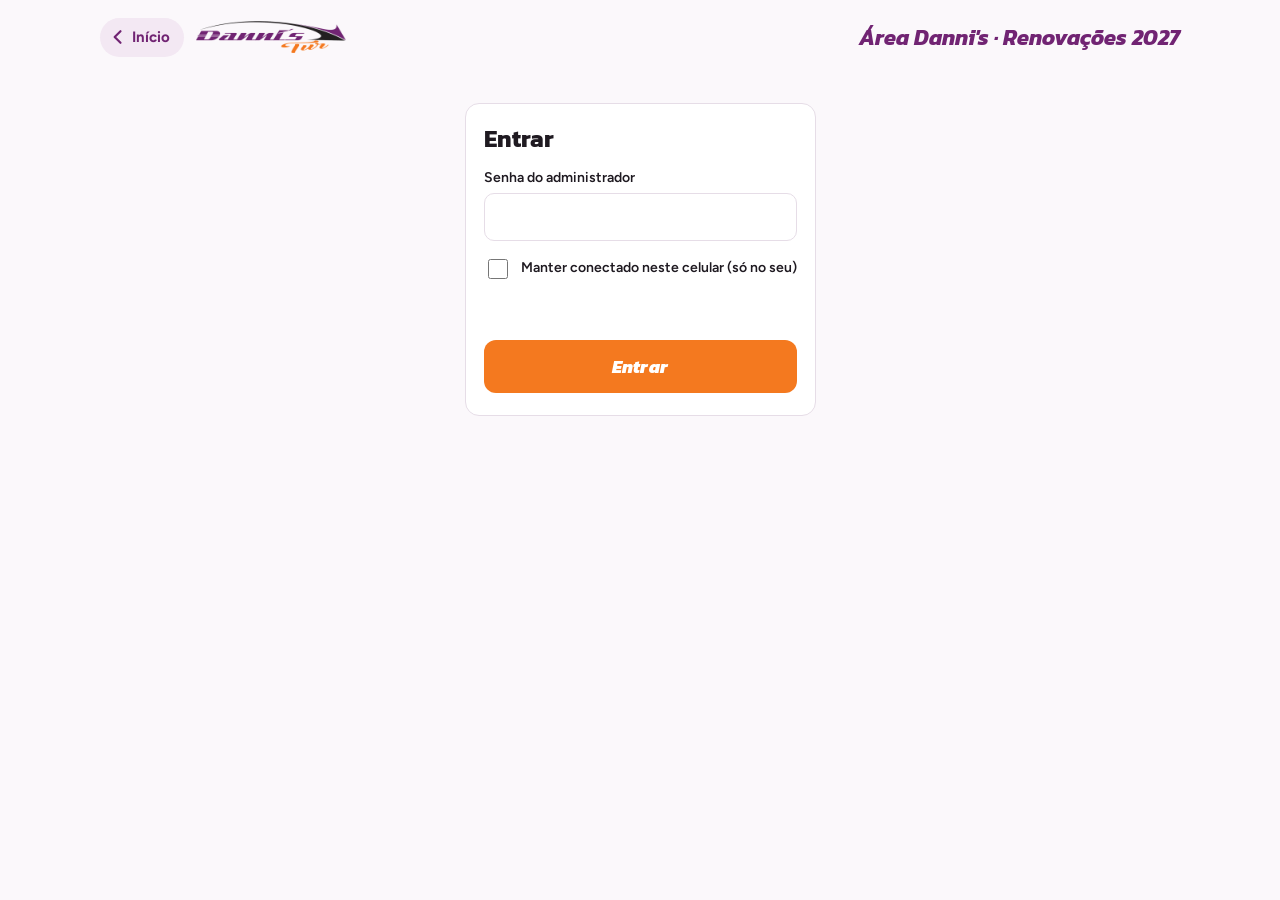
<file: admin.html>
<!doctype html>
<html lang="pt-BR">
<head>
<meta charset="utf-8">
<meta name="viewport" content="width=device-width, initial-scale=1, viewport-fit=cover">
<title>Área Danni's · Renovações 2027</title>
<meta name="robots" content="noindex">
<meta name="theme-color" content="#712473">
<link rel="icon" href="icones/favicon-64.png">
<link rel="preconnect" href="https://fonts.googleapis.com">
<link rel="preconnect" href="https://fonts.gstatic.com" crossorigin>
<link rel="stylesheet" href="https://fonts.googleapis.com/css2?family=Kanit:ital,wght@0,600;0,800;1,700;1,800;1,900&family=Figtree:wght@400;500;600;700&display=swap">
<link rel="stylesheet" href="estilo.css?v=21">
<style>
body{margin:0}
.pg{max-width:1080px;margin:0 auto;padding-block:18px 48px;display:grid;gap:16px}
.topo{display:flex;justify-content:space-between;align-items:center;gap:12px;flex-wrap:wrap}
.topo img{width:150px;height:auto}
.topo h1{font-size:22px;font-style:italic;color:var(--roxo)}
.login{max-width:420px;margin:30px auto}
.placar{display:grid;grid-template-columns:repeat(auto-fit,minmax(150px,1fr));gap:10px}
.num{background:#fff;border:1.5px solid var(--linha);border-radius:14px;padding:12px 14px;display:grid;gap:2px;text-align:left;cursor:pointer;font:inherit;color:inherit}
.num[aria-pressed="true"]{border-color:var(--roxo);box-shadow:0 0 0 3px rgba(113,36,115,.15)}
.num b{font-family:var(--f-display);font-size:32px;font-weight:800;line-height:1;font-variant-numeric:tabular-nums}
.num span{font-size:13px;font-weight:700;color:var(--tinta-2)}
.num.esp b{color:#b7550c}.num.lib b{color:#1677c9}.num.ass b{color:var(--ok)}.num.falta b{color:#c2332b}
.pill.falta{background:#ffe3e1;color:#b3261e}
.minha-ass{display:grid;gap:10px}
.minha-ass h3{font-size:18px}
.minha-ass .img-ass{background:#fff;border:1.5px solid var(--linha);border-radius:12px;padding:10px;display:flex;justify-content:center}
.minha-ass .img-ass img{max-height:70px;max-width:100%}
.btn-verde{background:#1fa855;color:#fff;border:0;display:inline-flex;align-items:center;justify-content:center;gap:8px;text-decoration:none}
.btn-verde:hover{background:#178a45}
.btn-verde svg{width:20px;height:20px}
.btn-verde[aria-disabled="true"]{opacity:.5;pointer-events:none}
.aniv{background:linear-gradient(135deg,#fff6d6,#ffe9f2);border:1.5px solid #f3d8a0;border-radius:16px;padding:14px 16px;display:grid;gap:10px}
.aniv h3{font-size:19px}
.aniv ul{list-style:none;margin:0;padding:0;display:grid;gap:8px}
.aniv li{display:flex;justify-content:space-between;align-items:center;gap:10px;flex-wrap:wrap;background:rgba(255,255,255,.7);border-radius:10px;padding:8px 10px}
.aniv li.hoje{background:#fff;border:2px solid var(--laranja)}
.aniv small{color:var(--tinta-2)}
.busca{display:flex;gap:10px;flex-wrap:wrap;align-items:center}
.busca input{flex:1 1 220px;min-width:0}
.lista{display:grid;gap:8px}
.fam{display:grid;grid-template-columns:56px minmax(0,1fr) auto;gap:12px;align-items:center;background:#fff;border:1.5px solid var(--linha);border-radius:14px;padding:12px 14px;cursor:pointer;text-align:left;font:inherit;color:inherit}
.fam:hover{border-color:var(--roxo)}
.fam .n{font-family:var(--f-display);font-size:22px;font-weight:800;color:var(--tinta-2);font-variant-numeric:tabular-nums}
.fam b{display:block;font-size:16px}
.fam small{color:var(--tinta-2);font-size:13px;display:block}
.pill{font-size:12px;font-weight:700;padding:4px 10px;border-radius:999px;white-space:nowrap}
.pill.aguardando_valor{background:#fff1e0;color:#a5510b}
.pill.liberado{background:#e6f0ff;color:#1d5bbf}
.pill.vai_entregar_impresso{background:#efe6ff;color:#5b3fc4}
.pill.assinado_online,.pill.recebido{background:#e3f6ea;color:var(--ok)}
.pill.cancelado{background:#eee;color:#777}
.vazio{text-align:center;color:var(--tinta-2);padding:30px 10px;border:1.5px dashed var(--linha);border-radius:14px}
/* detalhe */
.det{display:grid;grid-template-columns:minmax(0,380px) minmax(0,1fr);gap:16px;align-items:start}
@media (max-width:880px){.det{grid-template-columns:1fr}}
.det .lado{display:grid;gap:12px}
.folha{background:#fff;border:1px solid var(--linha);border-radius:14px;overflow:hidden}
.info{font-size:14px;display:grid;gap:4px}
.info b{font-weight:700}
.grade2{display:grid;grid-template-columns:1fr 1fr;gap:10px}
.btns{display:grid;gap:8px}
.ok-msg{color:var(--ok);font-weight:700;font-size:14px;margin:0}
.tag-novo{font-style:normal;font-size:12px;font-weight:800;letter-spacing:.04em;background:#1677c9;color:#fff;border-radius:999px;padding:2px 9px;vertical-align:middle;white-space:nowrap}
</style>
</head>
<body>
<div class="pg">
  <header class="topo">
    <div style="display:flex;align-items:center;gap:12px;flex-wrap:wrap"><a class="voltar" href="./"><svg viewBox="0 0 24 24" aria-hidden="true"><path d="M15 5l-7 7 7 7" fill="none" stroke="currentColor" stroke-width="2.6" stroke-linecap="round" stroke-linejoin="round"/></svg>Início</a><img src="logo.png" alt="Danni's Tur" width="750" height="160"></div>
    <h1>Área Danni's · Renovações 2027</h1>
  </header>

  <!-- login -->
  <form class="card login" id="fLogin" novalidate>
    <h2 style="font-size:24px">Entrar</h2>
    <div class="campo"><label for="senha">Senha do administrador</label><input type="password" id="senha" autocomplete="current-password"></div>
    <label class="check" style="font-size:14px"><input type="checkbox" id="lembrar"> Manter conectado neste celular (só no seu)</label>
    <p class="msg-err" id="loginErr" role="alert"></p>
    <button class="btn btn-pri" type="submit">Entrar</button>
  </form>

  <!-- painel -->
  <section id="painel" hidden style="display:grid;gap:16px">
    <div class="placar" id="placar"></div>
    <div class="aniv" id="aniv" hidden></div>
    <div class="card minha-ass" id="minhaAss">
      <h3>✍️ Minha assinatura (Danni's Tur)</h3>
      <div id="assSalva" hidden>
        <div class="img-ass"><img id="assImg" alt="Sua assinatura salva"></div>
        <button type="button" class="btn btn-link" id="trocaAss" style="justify-self:start">Trocar assinatura</button>
      </div>
      <div id="assNova" class="quadro-ass" hidden>
        <p>Assine uma vez aqui. Depois é só tocar no botão verde de cada família: a sua assinatura entra no contrato e a família assina pelo gov.br.</p>
        <div class="pad-ass" id="padDannis"><canvas id="cvDannis" aria-label="Quadro pra assinar"></canvas><div class="linha-ass"></div><div class="dica-ass">assine sobre a linha</div></div>
        <div class="bts-ass">
          <button type="button" class="btn btn-sec" id="desfazDannis">Voltar traço</button>
          <button type="button" class="btn btn-sec" id="limpaDannis">Apagar</button>
          <button type="button" class="btn btn-pri" id="salvaDannis" disabled>Salvar minha assinatura</button>
        </div>
        <p class="msg-err" id="assErr" role="alert"></p>
      </div>
    </div>
    <div class="busca">
      <input type="search" id="busca" placeholder="Buscar por nome, aluno, escola ou telefone">
      <button class="btn btn-sec" type="button" id="atualizar">Atualizar</button>
      <button class="btn btn-link" type="button" id="testeZap">Testar aviso no meu WhatsApp</button>
    </div>
    <p class="ok-msg" id="painelMsg" role="status"></p>
    <div class="lista" id="lista"></div>
  </section>

  <!-- detalhe de uma família -->
  <section id="detalhe" hidden style="display:grid;gap:14px">
    <button class="btn btn-link" type="button" id="voltar" style="justify-self:start">← Voltar pra lista</button>
    <div class="det">
      <div class="lado">
        <div class="card" style="gap:10px">
          <div style="display:flex;justify-content:space-between;gap:8px;align-items:center;flex-wrap:wrap">
            <h2 id="dNome" style="font-size:22px"></h2><span class="pill" id="dPill"></span>
          </div>
          <div class="info" id="dInfo"></div>
        </div>
        <div class="card" style="gap:12px">
          <h3 style="font-size:18px">Vigência e valor</h3>
          <div class="grade2">
            <div class="campo"><label for="xIni">Início</label><select id="xIni"></select></div>
            <div class="campo"><label>Meses</label><input type="text" id="xMeses" disabled></div>
            <div class="campo"><label for="xPv">Mensalidade (R$)</label><input type="text" id="xPv" inputmode="decimal" placeholder="0,00"></div>
            <div class="campo"><label for="xParc">Parcelas</label><input type="number" id="xParc" min="1" max="12"></div>
            <div class="campo"><label for="xTot">Valor total (R$)</label><input type="text" id="xTot" inputmode="decimal"></div>
            <div class="campo"><label for="xData">Data do contrato</label><input type="date" id="xData"></div>
          </div>
          <div class="campo"><label for="xObs">Anotação interna <span class="opc">(só você vê)</span></label><textarea id="xObs" rows="2"></textarea></div>
          <p class="msg-err" id="dErr" role="alert"></p>
          <p class="ok-msg" id="dOk" role="status"></p>
          <div class="btns">
            <button class="btn btn-pri" type="button" id="bLiberar">Salvar e liberar pra assinatura</button>
            <button class="btn btn-sec" type="button" id="bSalvar">Só salvar (não libera)</button>
            <a class="btn btn-verde" id="bAssinar" href="#" target="_blank" rel="noopener" hidden><svg viewBox="0 0 24 24" aria-hidden="true"><path d="M5 12.5l4.5 4.5L19 7.5" fill="none" stroke="currentColor" stroke-width="2.8" stroke-linecap="round" stroke-linejoin="round"/></svg><span>Assinar e mandar pra família assinar (gov.br)</span></a>
            <p class="dica" id="bAssinarDica" hidden></p>
            <a class="btn btn-zap" id="bZap" href="#" target="_blank" rel="noopener" hidden>Avisar a família no WhatsApp</a>
            <button class="btn btn-sec" type="button" id="bCopiar" hidden>Copiar link do contrato</button>
            <a class="btn btn-sec" id="bArquivo" href="#" target="_blank" rel="noopener" hidden>Ver contrato assinado</a>
            <button class="btn btn-sec" type="button" id="bImprimir">Imprimir contrato</button>
            <button class="btn btn-link" type="button" id="bRecebido" hidden>Marcar contrato impresso como recebido</button>
            <button class="btn btn-link" type="button" id="bCancelar">Cancelar esta renovação</button>
          </div>
        </div>
      </div>
      <div class="folha" id="dFolha"></div>
    </div>
  </section>
</div>

<div id="printArea"></div>

<script src="comum.js?v=7"></script>
<script>
(function(){
  const $ = s => document.querySelector(s);
  const {api, API, esc, fmtData, brl, num, hojeISO, vigencia, nomeMes, INI, FIM, idade, zapLink, contratoHTML, preparaImpressao} = DT;
  const ss = {get(k){try{return sessionStorage.getItem(k)}catch(e){return null}}, set(k,v){try{sessionStorage.setItem(k,v)}catch(e){}}};
  const NOMES = {aguardando_valor:"Em conferência", liberado:"Esperando a família assinar", vai_entregar_impresso:"Vai entregar impresso", assinado_online:"Assinado", recebido:"Recebido", cancelado:"Cancelado"};
  const lsl = {get(k){try{return localStorage.getItem(k)}catch(e){return null}}, set(k,v){try{v?localStorage.setItem(k,v):localStorage.removeItem(k)}catch(e){}}};
  let senha = ss.get("dt-senha") || lsl.get("dt-senha-lembrar") || "", familias = [], filtro = "todos", atual = null, minhaAssinatura = "";
  const faltaVoce = f => f.status === "aguardando_valor" && !f.assinadoDannisEm;   // chegou e ainda não foi conferido/assinado pela Danni's

  /* ---------- login ---------- */
  $("#fLogin").addEventListener("submit", async e=>{
    e.preventDefault(); senha = $("#senha").value; $("#loginErr").textContent = "";
    if (!API){ $("#loginErr").textContent = "O servidor (planilha) ainda não foi ligado. Siga o passo a passo do LEIA-ME."; return; }
    try{ await api("admin_login", {senha}); ss.set("dt-senha", senha); if ($("#lembrar").checked) lsl.set("dt-senha-lembrar", senha); entrar(); }
    catch(err){ $("#loginErr").textContent = err.codigo==="senha" ? "Senha errada." : (err.message || "Não consegui entrar."); }
  });
  async function entrar(){ $("#fLogin").hidden = true; $("#painel").hidden = false; await carregar(); }

  async function carregar(){
    $("#painelMsg").textContent = "Carregando…";
    try{ const r = await api("admin_lista", {senha}); familias = r.familias.reverse(); minhaAssinatura = r.assinaturaDannis || ""; mostraMinhaAss(); $("#painelMsg").textContent = ""; desenha(); abrePeloLink(); }
    catch(e){ if (e.codigo==="senha"){ sair(); } else $("#painelMsg").textContent = "Não consegui carregar. Toque em Atualizar."; }
  }
  function sair(){ ss.set("dt-senha",""); lsl.set("dt-senha-lembrar",""); $("#painel").hidden = true; $("#detalhe").hidden = true; $("#fLogin").hidden = false; }
  $("#atualizar").onclick = carregar;
  $("#testeZap").onclick = async ()=>{
    $("#painelMsg").textContent = "Enviando teste…";
    try{ const r = await api("admin_teste_zap", {senha}); $("#painelMsg").textContent = r.enviado ? "Teste enviado. Confira o seu WhatsApp." : "Não chegou no WhatsApp: falta colocar a chave do CallMeBot (veja o LEIA-ME). O aviso por e-mail foi enviado."; }
    catch(e){ $("#painelMsg").textContent = e.message; }
  };

  /* ---------- painel ---------- */
  const grupo = st => st==="aguardando_valor" ? "esp" : (st==="liberado"||st==="vai_entregar_impresso") ? "lib" : (st==="assinado_online"||st==="recebido") ? "ass" : "can";
  function desenha(){
    const ativos = familias.filter(f=>f.status!=="cancelado");
    const c = {esp:0, lib:0, ass:0}; ativos.forEach(f=>c[grupo(f.status)]++);
    const alunos = ativos.reduce((s,f)=>s+f.alunos.length,0);
    const falta = ativos.filter(faltaVoce).length;
    const cards = [["todos","",ativos.length,"Contratos"],["falta","falta",falta,"Falta você conferir"],["lib","lib",c.lib,"Esperando a família"],["ass","ass",c.ass,"Assinados"],["alunos","",alunos,"Alunos"]];
    $("#placar").innerHTML = cards.map(([k,cls,n,t])=>`<button type="button" class="num ${cls}" data-f="${k}" aria-pressed="${filtro===k}"><b>${n}</b><span>${t}</span></button>`).join("");
    $("#placar").querySelectorAll(".num").forEach(b=>b.onclick=()=>{ filtro = b.dataset.f==="alunos" ? "todos" : b.dataset.f; desenha(); });
    aniversarios(ativos);
    const q = $("#busca").value.trim().toLowerCase();
    const lista = familias.filter(f=>{
      if (filtro==="falta" ? !faltaVoce(f) : filtro==="todos" ? f.status==="cancelado" : grupo(f.status)!==filtro) return false;
      if (!q) return true;
      return [f.responsavel, f.celular, f.cpf, ...f.alunos.map(a=>a.nome+" "+a.escola)].join(" ").toLowerCase().includes(q);
    });
    $("#lista").innerHTML = lista.length ? lista.map(f=>`
      <button type="button" class="fam" data-id="${f.id}">
        <span class="n">${f.id}</span>
        <span><b>${esc(f.responsavel)}</b>${f.tipo==="novo"?' <em class="tag-novo">Contrato novo</em>':''}<small>${f.alunos.map(a=>`${esc(a.nome)} · ${esc(a.escola)}`).join(" · ")}</small><small>${esc(f.celular)} · cadastro ${fmtData(f.dataCadastro)}${f.valores && num(f.valores.mensalidade) ? ` · R$ ${brl(num(f.valores.mensalidade))}/mês` : ""}</small></span>
        ${faltaVoce(f) ? '<span class="pill falta">Falta você conferir</span>' : `<span class="pill ${f.status}">${NOMES[f.status]||f.status}</span>`}
      </button>`).join("") : `<div class="vazio">${familias.length ? "Nada nesse filtro." : "Nenhuma renovação ainda. Quando um pai confirmar no site, ela aparece aqui e você recebe aviso no WhatsApp."}</div>`;
    $("#lista").querySelectorAll(".fam").forEach(b=>b.onclick=()=>abrir(b.dataset.id));
  }
  $("#busca").oninput = desenha;

  function aniversarios(ativos){
    const hoje = new Date(); hoje.setHours(0,0,0,0);
    const itens = [];
    ativos.forEach(f=>f.alunos.forEach(a=>{
      if (!a.nasc) return; const [y,m,d] = a.nasc.split("-").map(Number);
      let prox = new Date(hoje.getFullYear(), m-1, d); if (prox < hoje) prox = new Date(hoje.getFullYear()+1, m-1, d);
      const dias = Math.round((prox-hoje)/864e5); if (dias !== 0) return;   // só quem faz aniversário hoje
      itens.push({a, f, dias, faz: prox.getFullYear()-y, data:`${String(d).padStart(2,"0")}/${String(m).padStart(2,"0")}`});
    }));
    itens.sort((x,y)=>x.dias-y.dias);
    $("#aniv").hidden = !itens.length; if (!itens.length) return;
    $("#aniv").innerHTML = `<h3>🎂 Aniversariantes de hoje</h3><ul>${itens.map(i=>`
      <li class="${i.dias===0?"hoje":""}"><span><b>${esc(i.a.nome)}</b> faz ${i.faz} ${i.dias===0?"<b>HOJE</b>":i.dias===1?"amanhã":`em ${i.data}`}<br><small>${esc(i.a.escola)} · ${esc(i.f.responsavel)}</small></span>
      <a class="btn btn-zap" style="padding:8px 12px;font-size:14px" target="_blank" rel="noopener" href="${zapLink(i.f.celular, `Parabéns, ${i.a.nome.split(" ")[0]}! 🎉🎂 Feliz ${i.faz} ${i.faz===1?"ano":"anos"}! Um abraço de toda a turma da Danni's Tur. 🚐💜`)}">Mandar parabéns</a></li>`).join("")}</ul>`;
  }

  /* ---------- detalhe ---------- */
  let ops = ""; for (let k=INI;k<=FIM;k++) ops += `<option value="${k}">${nomeMes(k)}</option>`; $("#xIni").innerHTML = ops;
  const linkContrato = f => DT.linkContrato(f.token);
  /* link do aviso do WhatsApp (…/admin.html#f=12): abre direto na família, com o cursor no valor */
  function abrePeloLink(){
    const m = location.hash.match(/^#f=(\d+)$/); if (!m) return;
    history.replaceState(null, "", location.pathname);
    if (familias.some(f => String(f.id) === m[1])){ abrir(m[1]); setTimeout(() => { const c = $("#xPv"); c.scrollIntoView({block:"center"}); c.focus(); }, 150); }
  }
  function abrir(id){
    atual = familias.find(f=>String(f.id)===String(id)); if (!atual) return;
    $("#painel").hidden = true; $("#detalhe").hidden = false; window.scrollTo(0,0);
    const f = atual, v = f.valores || {}, vg = vigencia(f.dataCadastro, v.ini);
    $("#dNome").innerHTML = `${f.id} · ${esc(f.responsavel)}${f.tipo==="novo" ? ' <em class="tag-novo">Contrato novo</em>' : ''}`;
    $("#dInfo").innerHTML = `
      <span><b>CPF</b> ${esc(f.cpf)} · <b>RG</b> ${esc(f.rg)}</span>
      <span><b>Celular</b> ${esc(f.celular)}${f.foneCasa?` · <b>casa</b> ${esc(f.foneCasa)}`:""}${f.outroFone?` · <b>outro</b> ${esc(f.outroFone)}`:""}</span>
      ${f.email?`<span><b>E-mail</b> ${esc(f.email)}</span>`:""}
      <span><b>Endereço</b> ${esc(f.rua)} – ${esc(f.bairro)} – ${esc(f.cidade)} – ${esc(f.cep)}</span>
      ${f.alunos.map(a=>`<span><b>${esc(a.nome)}</b> · ${fmtData(a.nasc)} (${idade(a.nasc)} anos) · ${esc(a.escola)} · ${esc(a.periodo)} · ${esc(a.trajeto)}</span>`).join("")}
      ${f.obs?`<span><b>Obs. da família</b> ${esc(f.obs)}</span>`:""}
      <span><b>Cadastro</b> ${fmtData(f.dataCadastro)}${f.liberadoEm?` · <b>liberado</b> ${fmtData(f.liberadoEm)}`:""}${f.assinadoEm?` · <b>assinado</b> ${fmtData(f.assinadoEm)}`:""}</span>`;
    $("#xIni").value = vg.ini; $("#xMeses").value = vg.meses;
    $("#xPv").value = num(v.mensalidade) ? brl(num(v.mensalidade)) : "";
    $("#xParc").value = v.parcelas || vg.meses;
    $("#xTot").value = num(v.total) ? brl(num(v.total)) : ""; $("#xTot").dataset.manual = num(v.total) && num(v.total)!==num(v.mensalidade)*(+v.parcelas||0) ? "1" : "";
    $("#xData").value = v.dataContrato || hojeISO();
    $("#xObs").value = f.obsInterna || "";
    $("#dErr").textContent = ""; $("#dOk").textContent = "";
    estado(); previa();
  }
  function estado(){
    const f = atual, lib = f.status!=="aguardando_valor" && f.status!=="cancelado";
    $("#dPill").className = "pill " + f.status; $("#dPill").textContent = NOMES[f.status] || f.status;
    $("#bLiberar").textContent = lib ? "Salvar alterações" : "Salvar e liberar pra assinatura";
    $("#bSalvar").hidden = lib;
    $("#bZap").hidden = true; $("#bCopiar").hidden = !lib;
    $("#bArquivo").hidden = !f.arquivo; if (f.arquivo) $("#bArquivo").href = f.arquivo;
    $("#bRecebido").hidden = !(f.status==="vai_entregar_impresso" || f.status==="liberado");
    $("#bCancelar").textContent = f.status==="cancelado" ? "Reativar esta renovação" : "Cancelar esta renovação";
    botaoVerde();
    if (lib) $("#bZap").href = zapLink(f.celular, `Olá, ${f.responsavel.split(" ")[0]}! 🚐 ${f.assinatura ? "Seu contrato assinado do transporte escolar 2027 da Danni's Tur já está com o valor. Sua cópia:" : "Seu contrato do transporte escolar 2027 da Danni's Tur está pronto para assinatura:"}\n${linkContrato(f)}`);
  }
  function valores(){
    const pv = num($("#xPv").value), n = +$("#xParc").value || 0;
    return {ini:+$("#xIni").value, mensalidade:pv, parcelas:n, total: num($("#xTot").value) || pv*n, dataContrato:$("#xData").value, obsInterna:$("#xObs").value.trim()};
  }
  const comDannis = f => f.assinadoDannisEm && minhaAssinatura ? {...f, assinaturaDannis: minhaAssinatura} : f;
  function previa(){ $("#dFolha").innerHTML = contratoHTML(comDannis(atual), valores()); }
  const recalc = ()=>{ const pv=num($("#xPv").value), n=+$("#xParc").value; if (pv && n && !$("#xTot").dataset.manual) $("#xTot").value = brl(pv*n); previa(); };
  $("#xIni").onchange = ()=>{ const vg = vigencia(null, +$("#xIni").value); $("#xMeses").value = vg.meses; $("#xParc").value = vg.meses; recalc(); };
  $("#xPv").oninput = recalc; $("#xParc").oninput = recalc; $("#xData").oninput = previa;
  $("#xTot").oninput = e=>{ e.target.dataset.manual = e.target.value ? "1" : ""; previa(); };

  async function salvar(liberar){
    $("#dErr").textContent = ""; $("#dOk").textContent = "Salvando…";
    try{
      const r = await api("admin_salvar", {senha, id:atual.id, valores:valores(), liberar});
      Object.assign(atual, r.familia); const i = familias.findIndex(f=>f.id===atual.id); if (i>=0) familias[i] = atual;
      estado(); previa();
      $("#dOk").textContent = liberar ? (atual.assinatura ? "Liberado e assinado! Toque em 'Avisar a família no WhatsApp' pra mandar a cópia." : "Liberado! Agora toque em 'Avisar a família no WhatsApp'.") : "Salvo.";
    }catch(e){ $("#dOk").textContent = ""; $("#dErr").textContent = e.message; }
  }
  $("#bLiberar").onclick = ()=>salvar(atual.status==="aguardando_valor" ? true : false);
  $("#bSalvar").onclick = ()=>salvar(false);
  $("#bCopiar").onclick = async ()=>{ try{ await navigator.clipboard.writeText(linkContrato(atual)); $("#dOk").textContent = "Link copiado."; }catch(e){ $("#dOk").textContent = linkContrato(atual); } };
  $("#bImprimir").onclick = ()=>{ preparaImpressao(contratoHTML(comDannis(atual), valores())); window.print(); };
  async function mudaStatus(st){
    try{ const r = await api("admin_status", {senha, id:atual.id, status:st}); Object.assign(atual, r.familia); estado(); $("#dOk").textContent = "Atualizado."; }
    catch(e){ $("#dErr").textContent = e.message; }
  }
  $("#bRecebido").onclick = ()=>mudaStatus("recebido");
  $("#bCancelar").onclick = ()=>{
    if (atual.status==="cancelado") return mudaStatus("aguardando_valor");
    if ($("#bCancelar").dataset.conf!=="1"){ $("#bCancelar").dataset.conf="1"; $("#bCancelar").textContent = "Toque de novo pra confirmar o cancelamento"; setTimeout(()=>{ $("#bCancelar").dataset.conf=""; estado(); }, 4000); return; }
    $("#bCancelar").dataset.conf=""; mudaStatus("cancelado");
  };
  $("#voltar").onclick = ()=>{ $("#detalhe").hidden = true; $("#painel").hidden = false; desenha(); };

  /* ---------- minha assinatura ---------- */
  const padD = DT.padAssinatura($("#padDannis"), $("#cvDannis"), () => { $("#salvaDannis").disabled = !padD.feita(); });
  function mostraMinhaAss(){
    $("#assSalva").hidden = !minhaAssinatura; $("#assNova").hidden = !!minhaAssinatura;
    if (minhaAssinatura) $("#assImg").src = minhaAssinatura; else setTimeout(padD.ajusta, 50);
  }
  $("#trocaAss").onclick = () => { $("#assSalva").hidden = true; $("#assNova").hidden = false; padD.limpa(); setTimeout(padD.ajusta, 50); };
  $("#desfazDannis").onclick = () => padD.desfaz();
  $("#limpaDannis").onclick = () => padD.limpa();
  $("#salvaDannis").onclick = async () => {
    const b = $("#salvaDannis"); b.disabled = true; b.textContent = "Salvando…"; $("#assErr").textContent = "";
    try { const img = padD.imagem(); await api("admin_minha_assinatura", {senha, assinatura: img}); minhaAssinatura = img; mostraMinhaAss(); if (atual) estado(); }
    catch(e){ $("#assErr").textContent = e.message || "Não consegui salvar. Tente de novo."; b.disabled = false; }
    b.textContent = "Salvar minha assinatura";
  };

  /* ---------- botão verde: assina pela Danni's e manda o contrato pra família no WhatsApp ---------- */
  function botaoVerde(){
    const f = atual, bt = $("#bAssinar"), dica = $("#bAssinarDica");
    const pode = f && f.status !== "cancelado" && f.status !== "assinado_online" && f.status !== "recebido";
    bt.hidden = !pode; dica.hidden = true; if (!pode) return;
    const temValor = num((f.valores||{}).mensalidade) > 0;
    bt.querySelector("span").textContent = f.assinadoDannisEm ? "Reenviar o link pra família assinar (gov.br)" : "Assinar e mandar pra família assinar (gov.br)";
    let motivo = !minhaAssinatura ? "Crie a sua assinatura no quadro “Minha assinatura” (na lista) pra liberar este botão." : !temValor ? "Coloque o valor e salve antes de enviar." : "";
    bt.setAttribute("aria-disabled", motivo ? "true" : "false");
    if (motivo){ dica.hidden = false; dica.textContent = motivo; }
    bt.href = zapLink(f.celular, `Olá, ${f.responsavel.split(" ")[0]}! 🚐💜 Seu contrato do transporte escolar 2027 já está assinado pela Danni's Tur. Falta só você assinar pelo gov.br (é grátis). Abra o link, baixe o PDF, assine no gov.br e envie o PDF assinado pelo mesmo link:\n${linkContrato(f)}`);
  }
  $("#bAssinar").addEventListener("click", async e => {
    if ($("#bAssinar").getAttribute("aria-disabled") === "true"){ e.preventDefault(); return; }
    // o WhatsApp abre na hora (link); a assinatura é registrada no servidor em paralelo
    $("#dErr").textContent = ""; $("#dOk").textContent = "Assinando…";
    try{
      const r = await api("admin_assinar_dannis", {senha, id: atual.id});
      Object.assign(atual, r.familia); const i = familias.findIndex(x=>x.id===atual.id); if (i>=0) familias[i] = atual;
      estado(); previa();
      $("#dOk").textContent = "Assinado pela Danni's e enviado pra família assinar no gov.br" + (r.email ? " (WhatsApp e e-mail)." : " (WhatsApp).");
    }catch(err){ $("#dOk").textContent = ""; $("#dErr").textContent = err.message; }
  });

  if (senha && API) entrar().catch(sair);
})();
</script>
</body>
</html>
</file>
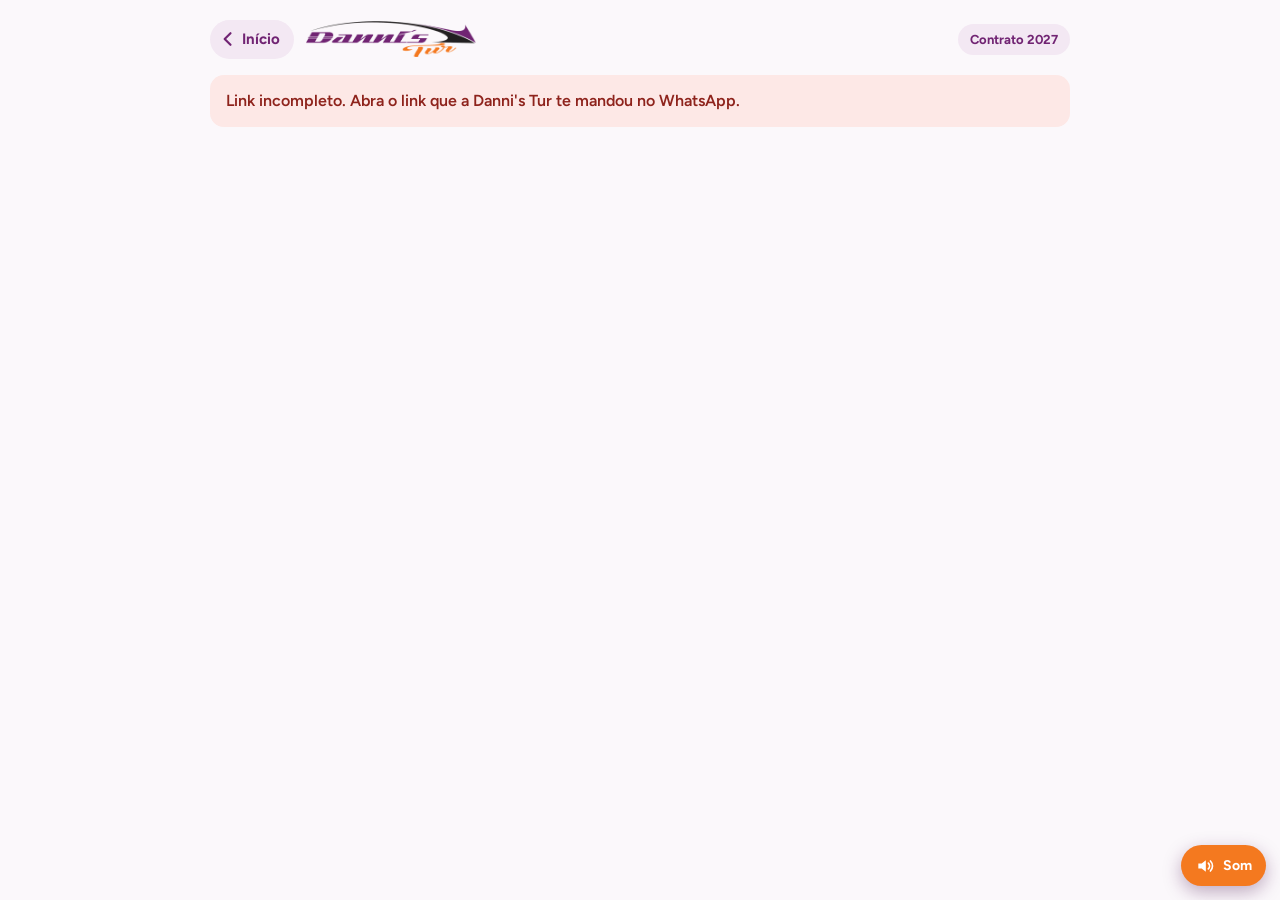
<file: contrato.html>
<!doctype html>
<html lang="pt-BR">
<head>
<meta charset="utf-8">
<meta name="viewport" content="width=device-width, initial-scale=1, viewport-fit=cover">
<title>Meu contrato 2027 · Danni's Tur</title>
<meta name="robots" content="noindex">
<meta name="theme-color" content="#712473">
<link rel="icon" href="icones/favicon-64.png">
<link rel="preconnect" href="https://fonts.googleapis.com">
<link rel="preconnect" href="https://fonts.gstatic.com" crossorigin>
<link rel="stylesheet" href="https://fonts.googleapis.com/css2?family=Kanit:ital,wght@0,600;0,800;1,700;1,800;1,900&family=Figtree:wght@400;500;600;700&display=swap">
<link rel="stylesheet" href="estilo.css?v=21">
<style>
body{margin:0}
.passos-gov{list-style:none;counter-reset:p;margin:0;padding:0;display:grid;gap:12px}
.passos-gov li{counter-increment:p;position:relative;padding:14px 14px 14px 56px;border:1.5px solid var(--linha);border-radius:14px;background:#fff;display:grid;gap:8px;justify-items:start}
.passos-gov li::before{content:counter(p);position:absolute;left:14px;top:14px;width:30px;height:30px;border-radius:50%;background:var(--roxo);color:#fff;font-weight:800;display:grid;place-items:center;font-family:var(--f-display)}
.passos-gov > li > b{font-family:var(--f-display);font-size:18px;color:var(--roxo)}
.passos-gov span{font-size:14.5px;color:var(--tinta-2)}
.btn-verde{background:#1fa855;color:#fff;border:0}
.btn-verde:disabled{opacity:.45}
.outro-jeito{font-size:14.5px}
.outro-jeito summary{cursor:pointer;font-weight:700;color:var(--tinta-2)}
.outro-jeito p{margin:8px 0}
.pg{max-width:860px;margin:0 auto;padding-block:20px 48px;display:grid;gap:16px}
.topo{display:flex;justify-content:space-between;align-items:center;gap:12px;flex-wrap:wrap}
.topo img{width:170px;height:auto}
.folha{background:#fff;border:1px solid var(--linha);border-radius:14px;overflow:hidden}
.passo{display:grid;gap:10px}
.passo h3{font-size:20px}
.opcoes{display:grid;grid-template-columns:repeat(auto-fit,minmax(240px,1fr));gap:12px}
.opcao{border:1.5px solid var(--linha);border-radius:14px;padding:16px;display:grid;gap:10px;align-content:start;background:#fff}
.opcao h4{margin:0;font-family:var(--f-display);font-size:19px;color:var(--roxo)}
.opcao p,.opcao ol{margin:0;font-size:15px}
.opcao ol{padding-left:20px;display:grid;gap:4px}
input[type=file]{width:100%;font-size:14px}
.st-chip{font-size:13px;font-weight:700;padding:6px 12px;border-radius:999px;background:var(--roxo-claro);color:var(--roxo)}
</style>
</head>
<body>
<div class="pg">
  <header class="topo">
    <div style="display:flex;align-items:center;gap:12px;flex-wrap:wrap"><a class="voltar" href="./"><svg viewBox="0 0 24 24" aria-hidden="true"><path d="M15 5l-7 7 7 7" fill="none" stroke="currentColor" stroke-width="2.6" stroke-linecap="round" stroke-linejoin="round"/></svg>Início</a><img src="logo.png" alt="Danni's Tur" width="750" height="160"></div>
    <span class="st-chip" id="chipSt">Contrato 2027</span>
  </header>

  <div id="carregando" class="aviso-box espera">Carregando seu contrato…</div>
  <div id="erro" class="aviso-box erro" hidden></div>

  <section id="conteudo" hidden style="display:grid;gap:16px">
    <div class="titulo-sec">
      <small>Ano letivo 2027</small>
      <h2 id="ola">Seu contrato</h2>
    </div>

    <div id="stEspera" class="aviso-box espera" hidden>
      <b>Aguardando a Danni's Tur colocar o valor.</b>
      <span>Assim que o contrato for liberado você recebe o aviso no WhatsApp e, por este mesmo link, pode imprimir ou assinar pelo gov.br.</span>
    </div>
    <div id="stAssinado" class="aviso-box ok" hidden><b>Contrato assinado. Obrigado e bora pra 2027!</b><span>Guarde a sua cópia:</span><button class="btn btn-pri" type="button" id="btnCopia" style="justify-self:start">Salvar PDF / imprimir minha cópia</button></div>
    <div id="stImpresso" class="aviso-box ok" hidden><b>Combinado! Imprima, assine e entregue o contrato na van.</b><span>Se preferir, você ainda pode assinar pelo gov.br abaixo.</span></div>

    <div class="card passo" id="assinar" hidden>
      <h3>Assine pelo gov.br em 3 passos</h3>
      <p class="dica" style="margin:0">É grátis e vale como assinatura eletrônica. Precisa da conta gov.br <b>nível prata ou ouro</b> (a mesma do app gov.br).</p>
      <ol class="passos-gov">
        <li>
          <b>Baixe o contrato</b>
          <span>O PDF já vem com a assinatura da Danni's Tur.</span>
          <button class="btn btn-pri" type="button" id="btnBaixar">Baixar contrato (PDF)</button>
        </li>
        <li>
          <b>Assine no gov.br</b>
          <span>Entre com a sua conta gov.br, envie o PDF que você baixou, toque onde quer a assinatura, confirme e <strong>baixe o arquivo assinado</strong>.</span>
          <a class="btn btn-sec" id="btnGov" href="https://assinador.iti.br/" target="_blank" rel="noopener">Abrir o assinador gov.br</a>
        </li>
        <li>
          <b>Envie o PDF assinado</b>
          <span>Escolha o PDF que o gov.br baixou depois que você assinou.</span>
          <input type="file" id="arq" accept="application/pdf,.pdf">
          <button class="btn btn-verde" type="button" id="btnEnviar" disabled>Enviar contrato assinado</button>
          <p class="msg-err" id="envErr" role="alert"></p>
        </li>
      </ol>
      <details class="outro-jeito">
        <summary>Não tenho gov.br prata/ouro</summary>
        <p>Sem problema: imprima, assine à mão e entregue na van.</p>
        <button class="btn btn-sec" type="button" id="btnImprimir">Imprimir contrato</button>
      </details>
    </div>

    <div class="folha" id="folhaWrap"><div id="folha"></div></div>
  </section>
</div>

<div id="printArea"><p style="font:16px Arial;padding:40px;text-align:center">Este contrato ainda não foi liberado para impressão pela Danni's Tur.</p></div>

<script src="comum.js?v=7"></script>
<script>
(function(){
  const $ = s => document.querySelector(s);
  const {api, contratoHTML, esc, preparaImpressao} = DT;
  const qs = new URLSearchParams(location.search);
  const token = (qs.get("c") || (location.search.length > 1 && location.search.indexOf("=") < 0 ? decodeURIComponent(location.search.slice(1)) : "")).trim();
  let fam = null, liberado = false;

  async function carregar(){
    if (!token){ falha("Link incompleto. Abra o link que a Danni's Tur te mandou no WhatsApp."); return; }
    try{
      const r = await api("ver", {token});
      fam = r.familia; liberado = r.liberado; mostra();
    }catch(e){
      falha(e.codigo==="sem_api" ? "O sistema de contratos ainda está sendo ligado. Tente mais tarde." : (e.codigo==="token" ? e.message : "Não consegui abrir o contrato agora. Confira a internet e recarregue a página."));
    }
  }
  function falha(t){ $("#carregando").hidden = true; $("#erro").hidden = false; $("#erro").textContent = t; }

  function mostra(){
    $("#carregando").hidden = true; $("#conteudo").hidden = false;
    $("#ola").textContent = `Contrato de ${fam.responsavel.split(" ")[0]}`;
    const st = fam.status;
    const assinou = st==="assinado_online" || st==="recebido";
    $("#stEspera").hidden = liberado;
    $("#stEspera").innerHTML = "<b>A Danni's Tur está conferindo o seu contrato.</b><span>Assim que estiver pronto, você recebe o aviso no WhatsApp e assina por este mesmo link, pelo gov.br.</span>";
    $("#stAssinado").hidden = !(liberado && assinou);
    $("#stAssinado b").textContent = "Contrato assinado! Bem-vindo à família Danni's!";
    $("#stAssinado span").textContent = fam.assinatura ? "Guarde a sua cópia:" : "A sua via assinada é o PDF que o gov.br baixou no seu celular. Se quiser, guarde também esta:";
    $("#stImpresso").hidden = st!=="vai_entregar_impresso";
    $("#assinar").hidden = !liberado || assinou;
    $("#chipSt").textContent = !liberado ? "Em conferência" : (assinou ? "Assinado" : "Falta a sua assinatura");
    $("#folha").innerHTML = contratoHTML(fam, liberado ? fam.valores : {});
    $("#folhaWrap").classList.toggle("marca-dagua", !liberado);
    $("#folhaWrap").dataset.marca = "AGUARDANDO LIBERAÇÃO";
    if (liberado) preparaImpressao(contratoHTML(fam, fam.valores));
  }

  async function imprimir(){
    if (!liberado) return;
    try{ if (fam.status==="liberado"){ await api("vou_imprimir", {token}); fam.status="vai_entregar_impresso"; mostra(); } }catch(e){}
    window.print();
  }
  $("#btnImprimir").onclick = imprimir;
  $("#btnCopia").onclick = ()=>{ if (liberado) window.print(); };
  window.addEventListener("beforeprint", ()=>{ if (!liberado) preparaImpressao('<p style="font:16px Arial;padding:40px;text-align:center">Este contrato ainda não foi liberado para impressão pela Danni\'s Tur.</p>'); });

  /* baixa o contrato como arquivo PDF (pra subir no assinador gov.br) */
  function carregaLib(){
    if (window.html2pdf) return Promise.resolve();
    return new Promise((ok, erro) => { const sc = document.createElement("script"); sc.src = "https://cdnjs.cloudflare.com/ajax/libs/html2pdf.js/0.10.1/html2pdf.bundle.min.js"; sc.onload = ok; sc.onerror = erro; document.head.appendChild(sc); });
  }
  $("#btnBaixar").onclick = async ()=>{
    if (!liberado) return;
    const b = $("#btnBaixar"); b.disabled = true; b.textContent = "Gerando o PDF…";
    try{
      await carregaLib();
      const caixa = document.createElement("div");
      caixa.style.cssText = "position:absolute;left:-10000px;top:0;width:720px;background:#fff";
      caixa.className = "pdf-gerar";
      caixa.innerHTML = contratoHTML(fam, fam.valores);
      document.body.appendChild(caixa);
      const nome = `Contrato Danni's Tur 2027 - ${fam.responsavel}.pdf`.replace(/[\\/:*?"<>|]/g, "");
      await html2pdf().set({margin:[10,12,10,12], filename:nome, image:{type:"jpeg", quality:0.92}, html2canvas:{scale:2, useCORS:true, backgroundColor:"#ffffff", scrollX:0, scrollY:0, windowWidth:760, width:720},
        jsPDF:{unit:"mm", format:"a4", orientation:"portrait"}, pagebreak:{mode:["css"], avoid:[".ct-cl",".ct-ass","h4"]}}).from(caixa.firstElementChild).save();
      caixa.remove();
      b.textContent = "Baixado! Baixar de novo";
    }catch(e){ b.textContent = "Baixar contrato (PDF)"; $("#envErr").textContent = "Não consegui gerar o PDF aqui. Tente de novo ou use o Chrome."; }
    b.disabled = false;
  };

  $("#arq").onchange = ()=>{ $("#btnEnviar").disabled = !$("#arq").files.length; $("#envErr").textContent=""; };
  $("#btnEnviar").onclick = async ()=>{
    const f = $("#arq").files[0]; if (!f) return;
    if (f.size > 10*1024*1024){ $("#envErr").textContent = "Arquivo muito grande (máximo 10 MB)."; return; }
    const b = $("#btnEnviar"); b.disabled = true; b.textContent = "Enviando…";
    try{
      const base64 = await new Promise((ok,err)=>{ const r = new FileReader(); r.onload = ()=>ok(String(r.result).split(",")[1]); r.onerror = err; r.readAsDataURL(f); });
      await api("enviar_assinado", {token, base64, tipo:f.type || "application/pdf"});
      fam.status = "assinado_online"; mostra(); window.scrollTo({top:0,behavior:"smooth"});
    }catch(e){ $("#envErr").textContent = e.message || "Não consegui enviar. Tente de novo."; }
    b.disabled = false; b.textContent = "Enviar contrato assinado";
  };

  carregar();
})();
</script>
</body>
</html>
</file>
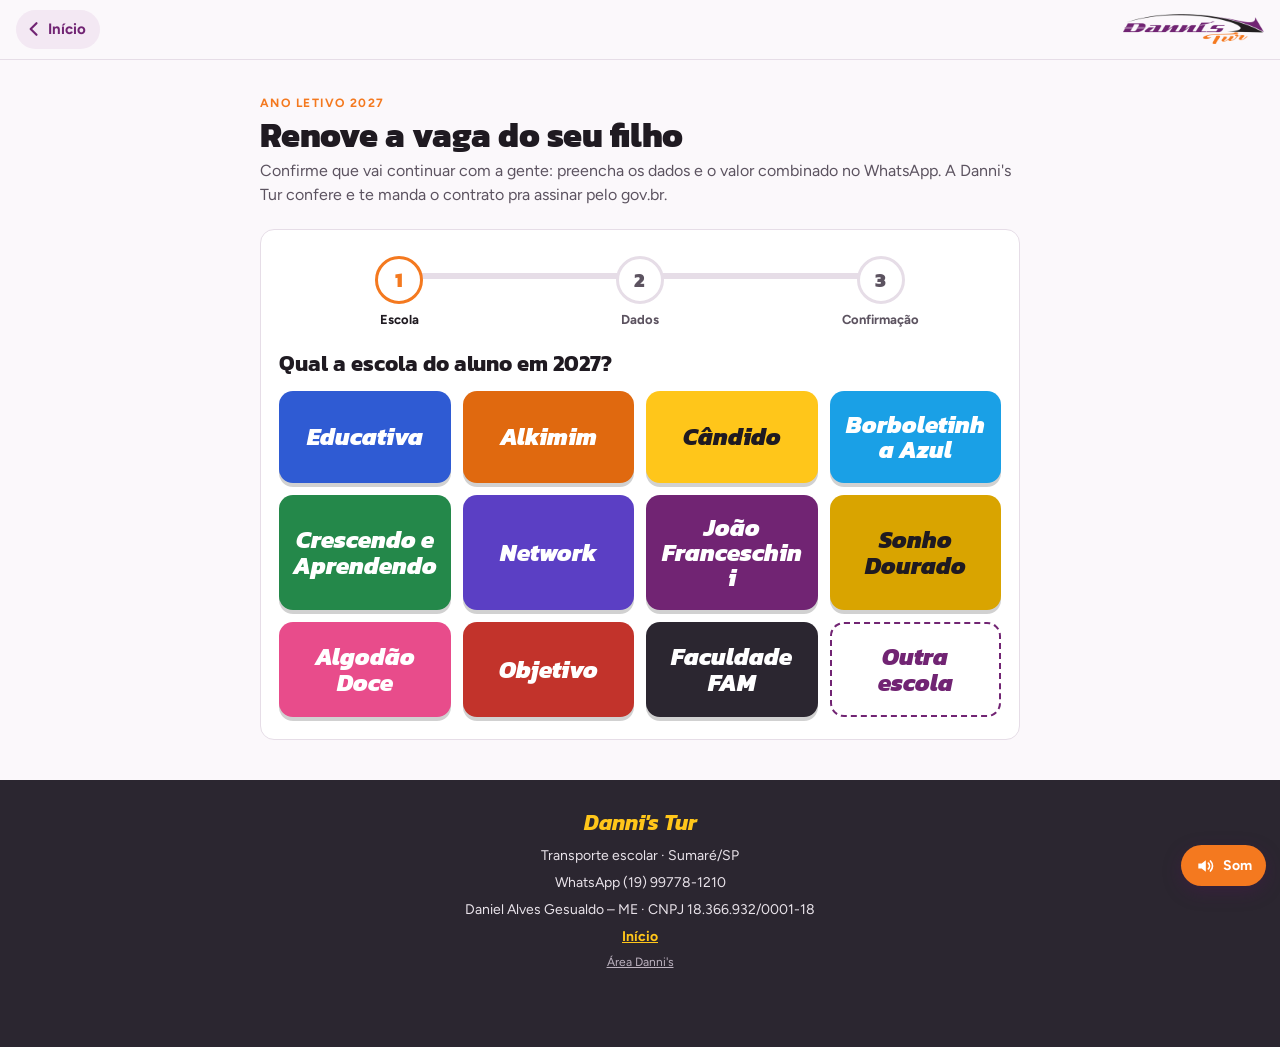
<file: renovacao.html>
<!doctype html>
<html lang="pt-BR">
<head>
<meta charset="utf-8">
<meta name="viewport" content="width=device-width, initial-scale=1, viewport-fit=cover">
<title>Danni's Tur · Renovação 2027</title>
<meta name="description" content="Renovação do transporte escolar Danni's Tur para 2027. 25 anos levando gerações em Sumaré. Vem com a gente!">
<meta property="og:type" content="website">
<meta property="og:title" content="Renovação 2027 · Danni's Tur">
<meta property="og:description" content="Confirme a vaga do seu filho na van pra 2027. Vem com a gente!">
<meta property="og:image" content="https://murilodannis123-lang.github.io/dannis-tur/og.jpg?v=3">
<meta property="og:image:width" content="1200">
<meta property="og:image:height" content="630">
<meta property="og:url" content="https://murilodannis123-lang.github.io/dannis-tur/renovacao.html">
<meta property="og:site_name" content="Danni's Tur">
<meta name="twitter:card" content="summary_large_image">
<meta name="theme-color" content="#712473">
<link rel="icon" href="icones/favicon-64.png">
<link rel="apple-touch-icon" href="icones/apple-180.png">
<link rel="manifest" href="manifest.json?v=2">
<link rel="preconnect" href="https://fonts.googleapis.com">
<link rel="preconnect" href="https://fonts.gstatic.com" crossorigin>
<link rel="stylesheet" href="https://fonts.googleapis.com/css2?family=Kanit:ital,wght@0,600;0,800;1,700;1,800;1,900&family=Figtree:wght@400;500;600;700&display=swap">
<link rel="stylesheet" href="estilo.css?v=21">
<style>body{margin:0}</style>
</head>
<body>

<nav class="barra" aria-label="Navegação">
  <a class="voltar" href="./"><svg viewBox="0 0 24 24" aria-hidden="true"><path d="M15 5l-7 7 7 7" fill="none" stroke="currentColor" stroke-width="2.6" stroke-linecap="round" stroke-linejoin="round"/></svg>Início</a>
  <a href="./" class="barra-logo"><img src="logo.png" alt="Danni's Tur" width="750" height="160"></a>
</nav>

<main class="renova" id="renovar">
  <div class="wrap">
    <div class="titulo-sec">
      <small>Ano letivo 2027</small>
      <h2>Renove a vaga do seu filho</h2>
      <p>Confirme que vai continuar com a gente: preencha os dados e o valor combinado no WhatsApp. A Danni's Tur confere e te manda o contrato pra assinar pelo gov.br.</p>
    </div>

    <div class="card" style="gap:22px">
      <div class="trajeto" aria-label="Etapas">
        <div class="prog" id="prog" style="width:0"></div>
        <div class="parada" data-p="1"><div class="placa">1</div>Escola</div>
        <div class="parada" data-p="2"><div class="placa">2</div>Dados</div>
        <div class="parada" data-p="3"><div class="placa">3</div>Confirmação</div>
      </div>

      <!-- etapa 1: toque na escola e já segue -->
      <section id="e1" aria-labelledby="t1" style="display:grid;gap:16px">
        <h3 id="t1" style="font-size:22px">Qual a escola do aluno em 2027?</h3>
        <div class="escolas" id="escolas"></div>
        <div class="campo" id="outraWrap" hidden>
          <label for="outraEscola">Nome da escola</label>
          <div style="display:flex;gap:10px;flex-wrap:wrap">
            <input type="text" id="outraEscola" placeholder="Digite o nome da escola" style="flex:1 1 200px;min-width:0">
            <button class="btn btn-pri" type="button" id="irOutra">Continuar</button>
          </div>
          <p class="msg-err" id="e1Err" role="alert"></p>
        </div>
      </section>

      <!-- etapa 2 -->
      <form id="e2" hidden novalidate style="display:grid;gap:24px">
        <fieldset>
          <legend>Responsável (quem assina o contrato)</legend>
          <div class="grade">
            <div class="campo inteiro"><label for="rNome">Nome completo</label><input type="text" id="rNome" autocomplete="name" required></div>
            <div class="campo"><label for="rCpf">CPF</label><input type="text" id="rCpf" inputmode="numeric" placeholder="000.000.000-00" required></div>
            <div class="campo"><label for="rRg">RG</label><input type="text" id="rRg" required></div>
            <div class="campo"><label for="rTel">Celular / WhatsApp</label><input type="tel" id="rTel" inputmode="tel" autocomplete="tel" placeholder="(19) 90000-0000" required></div>
            <div class="campo"><label for="rCasa">Telefone de casa <span class="opc">(opcional)</span></label><input type="tel" id="rCasa" inputmode="tel" placeholder="(19) 0000-0000"></div>
            <div class="campo"><label for="rOutro">Outro telefone <span class="opc">(opcional)</span></label><input type="tel" id="rOutro" inputmode="tel" placeholder="Avó, trabalho…"></div>
            <div class="campo"><label for="rEmail">E-mail <span class="opc">(opcional)</span></label><input type="email" id="rEmail" autocomplete="email"></div>
          </div>
        </fieldset>

        <fieldset>
          <legend>Endereço de embarque</legend>
          <div class="grade">
            <div class="campo inteiro"><label for="rEnd">Rua e número</label><input type="text" id="rEnd" autocomplete="street-address" required></div>
            <div class="campo"><label for="rBairro">Bairro</label><input type="text" id="rBairro" required></div>
            <div class="campo"><label for="rCep">CEP</label><input type="text" id="rCep" inputmode="numeric" autocomplete="postal-code" placeholder="13170-000" required></div>
            <div class="campo inteiro"><label for="rCidade">Cidade</label><input type="text" id="rCidade" value="Sumaré" required></div>
          </div>
        </fieldset>

        <fieldset>
          <legend>Aluno(s)</legend>
          <div id="alunos" style="display:grid;gap:14px"></div>
          <button class="btn btn-sec" type="button" id="addAluno">+ Adicionar irmão(ã)</button>
        </fieldset>

        <fieldset>
          <legend>Valor combinado</legend>
          <div class="campo"><label for="rValor">Mensalidade combinada com a Danni's Tur (R$)</label>
            <input type="text" id="rValor" inputmode="decimal" placeholder="0,00" autocomplete="off">
            <small class="dica" id="valorDica">Coloque o valor que vocês combinaram no WhatsApp.</small></div>
        </fieldset>

        <fieldset>
          <legend>Observações <span class="opc" style="font-family:var(--f-corpo);font-size:14px;font-weight:400;color:var(--tinta-2)">(opcional)</span></legend>
          <div class="campo"><label for="obs" class="sr">Observações</label><textarea id="obs" name="recado-livre" rows="3" autocomplete="off" data-lpignore="true" placeholder="Ex.: horário diferente, outro ponto de embarque, mudança de casa…"></textarea></div>
        </fieldset>

        <p class="msg-err" id="e2Err" role="alert"></p>
        <div class="acoes">
          <button class="btn btn-link" type="button" id="volta1">Trocar escola</button>
          <button class="btn btn-pri" type="submit">Revisar</button>
        </div>
      </form>

      <!-- etapa 3 -->
      <section id="e3" hidden style="display:grid;gap:16px">
        <h3 style="font-size:22px">Confira os dados</h3>
        <dl class="resumo" id="resumo"></dl>
        <button type="button" class="ler-contrato" id="lerContrato">
          <svg viewBox="0 0 24 24" aria-hidden="true"><path d="M6 2.8h8.5L19 7.3v13.9H6z" fill="#fff" stroke="currentColor" stroke-width="1.5" stroke-linejoin="round"/><path d="M14.3 2.8v4.6H19" fill="none" stroke="currentColor" stroke-width="1.5" stroke-linejoin="round"/><path d="M8.6 11h7.8M8.6 13.8h7.8M8.6 16.6h4.6" stroke="#f4791f" stroke-width="1.5" stroke-linecap="round"/></svg>
          <div><b>Ler o contrato 2027</b><span>Prévia completa, com os seus dados e o valor combinado.</span></div>
        </button>
        <label class="check"><input type="checkbox" id="aceite"> Li a prévia do contrato, confirmo que quero renovar o transporte escolar com a Danni's Tur para 2027 e autorizo o uso destes dados para o contrato.</label>
        <p class="msg-err" id="e3Err" role="alert"></p>
        <div class="acoes">
          <button class="btn btn-link" type="button" id="volta2">Corrigir dados</button>
          <button class="btn btn-pri" type="button" id="confirmar" disabled>Enviar</button>
        </div>
      </section>

      <!-- sucesso -->
      <section id="e4" class="sucesso" hidden style="display:grid;gap:18px">
        <div class="boas-vindas" aria-hidden="true">🚐💜</div>
        <h3>Seja bem-vindo à família Danni's!!!</h3>
        <p id="sucTxt">Recebemos os seus dados. Logo a Danni's Tur confere e te manda no WhatsApp (e no e-mail, se informou) o contrato pra assinar pelo gov.br.</p>
        <a class="btn btn-pri" id="linkContrato" href="#" hidden>Ver meu contrato</a>
        <a class="btn btn-zap" id="zap" href="#" target="_blank" rel="noopener" hidden>Enviar confirmação no WhatsApp</a>
        <div class="box-assina">
          <h4>Próximos passos</h4>
          <ol class="passos">
            <li><span>A Danni's Tur confere o valor, assina e te manda o link do contrato no <b>WhatsApp</b> (e no <b>e-mail</b>, se você informou).</span></li>
            <li><span>No link você <b>baixa o PDF</b> e assina de graça pelo <b>gov.br</b> (assinador.iti.br), com a sua conta gov.br nível prata ou ouro.</span></li>
            <li><span>Depois é só <b>enviar o PDF assinado</b> pelo mesmo link. Pronto!</span></li>
          </ol>
        </div>
        <button class="btn btn-link" type="button" id="novo">Fazer outra renovação</button>
      </section>
    </div>
  </div>
</main>

<dialog id="dlg" aria-labelledby="dlgTit">
  <div class="dlg-barra">
    <b id="dlgTit">Prévia do contrato 2027</b>
    <div class="bts"><button type="button" class="btn btn-sec" id="fecharDlg">Fechar</button></div>
  </div>
  <p class="dlg-nota">Prévia. O valor e a impressão ficam disponíveis quando a Danni's Tur liberar o seu contrato.</p>
  <div id="dlgCorpo" class="marca-dagua" data-marca="PRÉVIA"></div>
</dialog>

<footer>
  <b>Danni's Tur</b>
  <span>Transporte escolar · Sumaré/SP</span>
  <span>WhatsApp (19) 99778-1210</span>
  <span>Daniel Alves Gesualdo – ME · CNPJ 18.366.932/0001-18</span>
  <a href="./" style="color:#ffc61a;font-size:14px;font-weight:700">Início</a>
  <a href="admin.html">Área Danni's</a>
</footer>

<div id="printArea"><p style="font:16px Arial;padding:40px;text-align:center">O contrato só pode ser impresso depois que a Danni's Tur liberar, pelo link do seu contrato.</p></div>

<script src="comum.js?v=7"></script>
<script>
(function(){
  const $ = s => document.querySelector(s);
  const {ESCOLAS, esc, fmtData, hojeISO, maskCpf, maskTel, cpfValido, contratoHTML, zapLink, api, API, ZAP_DANNIS} = DT;
  const ls = {get(k){try{return localStorage.getItem(k)}catch(e){return null}}, set(k,v){try{localStorage.setItem(k,v)}catch(e){}}};

  /* ---------- mesmo formulário pra renovação e pra contrato novo (renovacao.html?novo) ---------- */
  const NOVO = new URLSearchParams(location.search).has("novo");
  const TX = NOVO ? {
    acao: "contratar", fim: "Enviar cadastro", sucesso: "Recebemos o seu cadastro!", outro: "Fazer outro cadastro",
    titulo: "MATRÍCULA NOVA 2027", confirma: "✅ Quero contratar o transporte escolar da Danni's Tur para 2027.",
    zap: d => `Oi! Fiz o cadastro e assinei o contrato da van 2027 (${d.responsavel} – ${d.alunos.map(a=>a.nome).join(", ")}). Contrato assinado: `
  } : {
    acao: "renovar", fim: "Confirmar renovação", sucesso: "Recebemos a sua renovação!", outro: "Fazer outra renovação",
    titulo: "RENOVAÇÃO 2027", confirma: "✅ Confirmo que quero renovar o transporte escolar para 2027.",
    zap: d => `Oi! Renovei e assinei o contrato da van 2027 (${d.responsavel} – ${d.alunos.map(a=>a.nome).join(", ")}). Contrato assinado: `
  };
  if (NOVO){
    document.title = "Danni's Tur · Contrato novo 2027";
    document.body.classList.add("modo-novo");
    $(".titulo-sec h2").textContent = "Contrate a van pro seu filho";
    $(".titulo-sec p").textContent = "Preencha os dados do aluno e o valor combinado no WhatsApp. A Danni's Tur confere e te manda o contrato pra assinar pelo gov.br.";
    $("#aceite").parentElement.lastChild.textContent = " Li a prévia do contrato, quero contratar o transporte escolar da Danni's Tur para 2027 e autorizo o uso destes dados para o contrato.";
    $("#confirmar").textContent = TX.fim;
    $("#sucTxt").textContent = "Recebemos os seus dados. Logo a Danni's Tur confere e te manda no WhatsApp (e no e-mail, se informou) o contrato pra assinar pelo gov.br.";
    $("#novo").textContent = TX.outro;
  }

  /* ---------- etapas ---------- */
  let primeira = true;
  function mostrar(n){
    ["e1","e2","e3","e4"].forEach((id,i)=>$("#"+id).hidden = n!==i+1);
    document.querySelectorAll(".parada").forEach(p=>{ const i=+p.dataset.p; p.classList.toggle("ativa", i===n); p.classList.toggle("feita", i<n); });
    $("#prog").style.width = (Math.min(n,3)-1)*33.4 + "%";
    if (!primeira) $(".trajeto").scrollIntoView({behavior:"smooth",block:"start"});
    primeira = false;
  }

  /* ---------- escolas: tocou, seguiu ---------- */
  let escolaSel = null;
  const nomeEscola = id => id==="outra" ? $("#outraEscola").value.trim() : (ESCOLAS.find(e=>e.id===id)||{}).nome;
  [...ESCOLAS, {id:"outra", nome:"Outra escola"}].forEach(e=>{
    const b = document.createElement("button");
    b.type="button"; b.className = "escola" + (e.clara?" clara":"") + (e.id==="outra"?" outra":"");
    if (e.cor) b.style.setProperty("--c", e.cor);
    b.textContent = e.nome;
    b.onclick = ()=>{
      if (e.id==="outra"){ $("#outraWrap").hidden=false; $("#outraEscola").focus(); return; }
      escolaSel = e.id; $("#outraWrap").hidden = true; irDados();
    };
    $("#escolas").appendChild(b);
  });
  $("#irOutra").onclick = ()=>{
    if (!$("#outraEscola").value.trim()){ $("#e1Err").textContent="Digite o nome da escola."; return; }
    $("#e1Err").textContent=""; escolaSel = "outra"; irDados();
  };
  $("#outraEscola").addEventListener("keydown", e=>{ if (e.key==="Enter"){ e.preventDefault(); $("#irOutra").click(); } });
  function irDados(){
    const primeiro = document.querySelector("#alunos .aluno");
    if (primeiro){ primeiro.querySelector(".a-escola").value = escolaSel; primeiro.querySelector(".a-outra").value = escolaSel==="outra" ? $("#outraEscola").value.trim() : ""; atualizaOutra(primeiro); }
    mostrar(2);
    setTimeout(()=>$("#rNome").focus({preventScroll:true}), 400);
  }

  /* ---------- alunos ---------- */
  let nAluno = 0;
  const opcoes = [...ESCOLAS, {id:"outra", nome:"Outra escola"}].map(e=>`<option value="${e.id}">${e.nome}</option>`).join("");
  function atualizaOutra(c){ c.querySelector(".a-outra-wrap").hidden = c.querySelector(".a-escola").value!=="outra"; }
  function addAluno(){
    nAluno++; const id = "a"+nAluno;
    const d = document.createElement("div"); d.className="aluno";
    d.innerHTML = `
      <div class="aluno-top"><h3>Aluno</h3>${nAluno>1?'<button type="button" class="btn btn-link a-rem">Remover</button>':''}</div>
      <div class="grade">
        <div class="campo inteiro"><label for="${id}n">Nome completo do aluno</label><input type="text" id="${id}n" class="a-nome" required></div>
        <div class="campo"><label for="${id}d">Data de nascimento</label><input type="date" id="${id}d" class="a-nasc" required></div>
        <div class="campo"><label for="${id}e">Escola</label><select id="${id}e" class="a-escola">${opcoes}</select></div>
        <div class="campo inteiro a-outra-wrap" hidden><label for="${id}o">Nome da escola</label><input type="text" id="${id}o" class="a-outra"></div>
        <div class="campo inteiro"><span style="font-weight:600;font-size:14px" id="${id}pl">Período</span>
          <div class="chips a-per" role="radiogroup" aria-labelledby="${id}pl">
            ${["Manhã","Tarde","Integral","Noite"].map(p=>`<label class="chip"><input type="radio" name="${id}p" value="${p}"><span>${p}</span></label>`).join("")}
          </div>
        </div>
        <div class="campo inteiro"><span style="font-weight:600;font-size:14px" id="${id}tl">Trajeto</span>
          <div class="chips" role="radiogroup" aria-labelledby="${id}tl">
            ${["Ida e volta","Só ida","Só volta"].map((p,i)=>`<label class="chip"><input type="radio" name="${id}t" value="${p}" ${i===0?'checked':''}><span>${p}</span></label>`).join("")}
          </div>
        </div>
      </div>`;
    const sel = d.querySelector(".a-escola");
    sel.value = escolaSel || ESCOLAS[0].id;
    if (escolaSel==="outra") d.querySelector(".a-outra").value = $("#outraEscola").value.trim();
    sel.addEventListener("change", ()=>atualizaOutra(d)); atualizaOutra(d);
    const rem = d.querySelector(".a-rem"); if (rem) rem.onclick = ()=>{ d.remove(); renumera(); };
    $("#alunos").appendChild(d); renumera(); return d;
  }
  function renumera(){ const cs = document.querySelectorAll("#alunos .aluno"); cs.forEach((c,i)=>c.querySelector("h3").textContent = cs.length>1?`Aluno ${i+1}`:"Aluno"); }
  addAluno();
  $("#addAluno").onclick = ()=>addAluno().querySelector(".a-nome").focus();
  $("#volta1").onclick = ()=>mostrar(1);
  $("#volta2").onclick = ()=>mostrar(2);

  $("#rCpf").addEventListener("input", e=>e.target.value = maskCpf(e.target.value));
  ["#rTel","#rCasa","#rOutro"].forEach(q=>$(q).addEventListener("input", e=>{ if(/^[\d()\s-]*$/.test(e.target.value)) e.target.value = maskTel(e.target.value); }));
  $("#rCep").addEventListener("input", e=>{ let v=e.target.value.replace(/\D/g,"").slice(0,8); e.target.value = v.length>5 ? v.slice(0,5)+"-"+v.slice(5) : v; });

  /* ---------- validação ---------- */
  let dados = null;
  const marca = (el, ok) => { el.closest(".campo")?.classList.toggle("err", !ok); return ok; };
  $("#e2").addEventListener("submit", ev=>{
    ev.preventDefault();
    let ok = true, primeiro = null, motivo = "Preencha os campos destacados.";
    const req = (el, c) => { if (!marca(el, c)){ ok=false; primeiro = primeiro || el; } };
    req($("#rNome"), $("#rNome").value.trim().split(/\s+/).length>=2);
    const cpfOk = cpfValido($("#rCpf").value); req($("#rCpf"), cpfOk); if (!cpfOk && $("#rCpf").value) motivo = "CPF inválido. Confira os números.";
    req($("#rRg"), $("#rRg").value.replace(/\W/g,"").length>=5);
    req($("#rTel"), $("#rTel").value.replace(/\D/g,"").length>=10);
    req($("#rEnd"), !!$("#rEnd").value.trim());
    req($("#rBairro"), !!$("#rBairro").value.trim());
    req($("#rCep"), $("#rCep").value.replace(/\D/g,"").length===8);
    req($("#rCidade"), !!$("#rCidade").value.trim());
    const mens = DT.num($("#rValor").value); req($("#rValor"), mens >= 50 && mens <= 20000);
    if (!(mens >= 50 && mens <= 20000) && $("#rValor").value) motivo = "Confira o valor da mensalidade.";
    const alunos = [];
    document.querySelectorAll("#alunos .aluno").forEach(c=>{
      const nome=c.querySelector(".a-nome"), nasc=c.querySelector(".a-nasc"), es=c.querySelector(".a-escola"), outra=c.querySelector(".a-outra");
      const per = c.querySelector('input[name$="p"]:checked'), tr = c.querySelector('input[name$="t"]:checked');
      req(nome, nome.value.trim().length>=3); req(nasc, !!nasc.value);
      if (es.value==="outra") req(outra, !!outra.value.trim());
      const chips = c.querySelector(".a-per");
      if (!per){ ok=false; chips.style.outline="2px solid var(--erro)"; chips.style.outlineOffset="4px"; chips.style.borderRadius="999px"; primeiro = primeiro || chips; } else chips.style.outline="none";
      alunos.push({nome:nome.value.trim(), nasc:nasc.value, escola: es.value==="outra" ? outra.value.trim() : (ESCOLAS.find(x=>x.id===es.value)||{}).nome, periodo: per?per.value:"", trajeto: tr?tr.value:"Ida e volta"});
    });
    if (!ok){ $("#e2Err").textContent = motivo; primeiro?.scrollIntoView({behavior:"smooth",block:"center"}); primeiro?.focus?.(); return; }
    $("#e2Err").textContent = "";
    dados = {
      responsavel:$("#rNome").value.trim(), cpf:$("#rCpf").value, rg:$("#rRg").value.trim(), celular:$("#rTel").value,
      foneCasa:$("#rCasa").value.trim(), outroFone:$("#rOutro").value.trim(), email:$("#rEmail").value.trim(),
      rua:$("#rEnd").value.trim(), bairro:$("#rBairro").value.trim(), cidade:$("#rCidade").value.trim(), cep:$("#rCep").value,
      alunos, obs:$("#obs").value.trim(), dataCadastro:hojeISO()
    };
    const vg = DT.vigencia(dados.dataCadastro);
    dados.valores = {ini:vg.ini, mensalidade:mens, parcelas:vg.meses, total:Math.round(mens*vg.meses*100)/100, dataContrato:hojeISO()};
    resumo(); $("#aceite").checked=false; $("#confirmar").disabled=true; $("#e3Err").textContent=""; mostrar(3);
  });
  document.addEventListener("input", e=>{ if (e.target.closest("#e2")) marca(e.target, true); });
  document.addEventListener("change", e=>{ if (e.target.type==="radio"){ const ch=e.target.closest(".chips"); if (ch) ch.style.outline="none"; } });

  function resumo(){
    const L = [["Responsável", dados.responsavel],["CPF / RG", `${dados.cpf} · RG ${dados.rg}`],
      ["Telefones", [dados.celular, dados.foneCasa && `casa ${dados.foneCasa}`, dados.outroFone && `outro ${dados.outroFone}`].filter(Boolean).join(" · ")]];
    if (dados.email) L.push(["E-mail", dados.email]);
    L.push(["Endereço", `${dados.rua} – ${dados.bairro} – ${dados.cidade} – CEP ${dados.cep}`]);
    dados.alunos.forEach((a,i)=>L.push([dados.alunos.length>1?`Aluno ${i+1}`:"Aluno", `${a.nome} · nasc. ${fmtData(a.nasc)}\n${a.escola} · ${a.periodo} · ${a.trajeto}`]));
    L.push(["Valor", `R$ ${DT.brl(dados.valores.mensalidade)} por mês · ${dados.valores.parcelas} parcelas (${DT.vigencia(dados.dataCadastro).de} a ${DT.vigencia(dados.dataCadastro).ate}) · total R$ ${DT.brl(dados.valores.total)}`]);
    if (dados.obs) L.push(["Observações", dados.obs]);
    $("#resumo").innerHTML = L.map(([k,v])=>`<div><dt>${k}</dt><dd>${esc(v).replace(/\n/g,"<br>")}</dd></div>`).join("");
  }
  /* valor: máscara 1.234,56 e conta do total */
  $("#rValor").addEventListener("input", e=>{
    const d = e.target.value.replace(/\D/g,"").slice(0,7);
    e.target.value = d ? (Number(d)/100).toLocaleString("pt-BR",{minimumFractionDigits:2}) : "";
    const v = DT.num(e.target.value), vg = DT.vigencia(hojeISO());
    $("#valorDica").textContent = v ? `${vg.meses} parcelas de R$ ${DT.brl(v)} (${vg.de} a ${vg.ate}) = total R$ ${DT.brl(v*vg.meses)}` : "Coloque o valor que vocês combinaram no WhatsApp.";
  });
  const podeEnviar = () => $("#confirmar").disabled = !$("#aceite").checked;
  $("#aceite").onchange = podeEnviar;


  /* ---------- prévia do contrato (sem valor, sem impressão) ---------- */
  const dlg = $("#dlg");
  function abrirPrevia(){ $("#dlgCorpo").innerHTML = contratoHTML(dados, dados.valores); dlg.showModal ? dlg.showModal() : dlg.setAttribute("open",""); dlg.scrollTop=0; }
  $("#lerContrato").onclick = abrirPrevia;
  $("#fecharDlg").onclick = ()=>dlg.close ? dlg.close() : dlg.removeAttribute("open");

  /* ---------- confirmar ---------- */
  function mensagem(){
    let m = `*${TX.titulo} – DANNI'S TUR* 🚐\n\n*Responsável:* ${dados.responsavel}\n*CPF:* ${dados.cpf}\n*RG:* ${dados.rg}\n*Celular:* ${dados.celular}\n`;
    if (dados.foneCasa) m += `*Fone casa:* ${dados.foneCasa}\n`;
    if (dados.outroFone) m += `*Outro fone:* ${dados.outroFone}\n`;
    if (dados.email) m += `*E-mail:* ${dados.email}\n`;
    m += `*Endereço:* ${dados.rua}\n*Bairro:* ${dados.bairro}\n*Cidade:* ${dados.cidade}\n*CEP:* ${dados.cep}\n\n`;
    dados.alunos.forEach((a,i)=>{ m += `*${dados.alunos.length>1?`Aluno ${i+1}`:"Aluno"}:* ${a.nome}\nNascimento: ${fmtData(a.nasc)}\nEscola: ${a.escola}\nPeríodo: ${a.periodo}\nTrajeto: ${a.trajeto}\n\n`; });
    if (dados.obs) m += `*Observações:* ${dados.obs}\n\n`;
    return m + TX.confirma;
  }
  $("#confirmar").onclick = async ()=>{
    const b = $("#confirmar"); b.disabled = true; b.textContent = "Enviando…"; $("#e3Err").textContent = "";
    $("#linkContrato").hidden = true; $("#zap").hidden = true;
    if (API){
      try{
        const r = await api("cadastrar", {dados: {...dados, tipo: NOVO ? "novo" : "renovacao", aparelho: navigator.userAgent.slice(0, 160)}});
        const link = DT.linkContrato(r.token);
        ls.set("dt-contrato", link);
        $("#linkContrato").href = link; $("#linkContrato").hidden = false;
        $("#sucTxt").textContent = "Recebemos os seus dados. Logo a Danni's Tur confere e te manda no WhatsApp (e no e-mail, se informou) o contrato pra assinar pelo gov.br.";   // a Danni's Tur recebe o aviso no WhatsApp pelo servidor
        mostrar(4);
      }catch(e){
        $("#e3Err").textContent = "Não consegui enviar agora. Confira a internet e toque de novo em enviar.";
      }
    } else {
      $("#zap").href = zapLink(ZAP_DANNIS, mensagem()); $("#zap").textContent = "Enviar confirmação no WhatsApp"; $("#zap").hidden = false;
      $("#sucTxt").textContent = "Agora toque no botão abaixo pra mandar a sua confirmação no WhatsApp da Danni's Tur.";
      mostrar(4);
    }
    b.disabled = false; b.textContent = TX.fim;
  };
  $("#novo").onclick = ()=>{
    $("#e2").reset(); $("#rCidade").value="Sumaré"; $("#alunos").innerHTML=""; nAluno=0; escolaSel=null; addAluno();
    $("#outraWrap").hidden=true; $("#outraEscola").value=""; mostrar(1);
  };


  mostrar(1); window.scrollTo(0,0);
})();
</script>
</body>
</html>
</file>
<file: estilo.css>
/* Danni's Tur · estilo comum (renovação, contrato e área Danni's)
   Layout: uma estrada. Topo com a van passando; formulários em cartões; contrato em folha A4. Tema único claro, cores da marca. */
:root{
  --roxo:#712473;
  --roxo-esc:#4f1752;
  --roxo-claro:#f3e8f3;
  --laranja:#f4791f;
  --amarelo:#ffc61a;
  --tinta:#1f1a21;
  --tinta-2:#5c5360;
  --papel:#fbf8fb;
  --cartao:#ffffff;
  --linha:#e6dde7;
  --asfalto:#2b2630;
  --ok:#1d8a4e;
  --erro:#c2332b;
  --f-display:"Kanit","Arial Black",system-ui,sans-serif;
  --f-corpo:"Figtree",system-ui,-apple-system,"Segoe UI",Roboto,sans-serif;
  --raio:14px;
  color-scheme:light;
}
*{box-sizing:border-box}
html,body{background:var(--papel);color:var(--tinta)}
body{font-family:var(--f-corpo);font-size:16px;line-height:1.5;padding-inline:16px;padding-block:0}
.wrap{max-width:760px;margin:0 auto}
h1,h2,h3{font-family:var(--f-display);text-wrap:balance;margin:0;line-height:1.05}
a{color:var(--roxo)}
button,input,select,textarea{font:inherit}
:focus-visible{outline:3px solid var(--laranja);outline-offset:2px}

/* ---------- topo ---------- */
.hero{padding-block:28px 0;display:grid;gap:14px;justify-items:center;text-align:center}
.hero .logo{width:min(420px,88%);height:auto}
.slogan{font-family:var(--f-display);font-style:italic;font-weight:900;font-size:clamp(34px,8vw,58px);color:var(--roxo);letter-spacing:.5px;transform:skewX(-4deg)}
.slogan span{color:var(--laranja)}
.sub{font-weight:600;color:var(--tinta-2);max-width:34ch;margin:0}

/* estrada + van */
.estrada{position:relative;height:150px;margin:6px -16px 0;overflow:hidden}
.estrada::before{content:"";position:absolute;left:0;right:0;bottom:0;height:34px;background:var(--asfalto)}
.estrada::after{content:"";position:absolute;left:0;right:0;bottom:15px;height:4px;background:repeating-linear-gradient(90deg,var(--amarelo) 0 34px,transparent 34px 64px)}
.van{position:absolute;bottom:14px;left:-330px;width:300px;height:auto;animation:passa 8s cubic-bezier(.45,.05,.35,1) .6s infinite;z-index:1}
.van .roda{transform-box:fill-box;transform-origin:center;animation:gira .45s linear infinite}
.rastro{position:absolute;bottom:60px;left:-330px;width:120px;height:40px;animation:passa 8s cubic-bezier(.45,.05,.35,1) .45s infinite;opacity:.9}
.rastro i{display:block;height:4px;border-radius:4px;background:var(--roxo);margin-bottom:8px;margin-left:auto}
.rastro i:nth-child(1){width:70%}.rastro i:nth-child(2){width:100%;background:var(--laranja)}.rastro i:nth-child(3){width:55%}
@keyframes passa{0%{left:-330px}55%{left:calc(100% + 30px)}100%{left:calc(100% + 30px)}}
@keyframes gira{to{transform:rotate(360deg)}}
@media (prefers-reduced-motion:reduce){
  .van{animation:none;left:calc(50% - 150px)}
  .rastro{display:none}
  .van .roda{animation:none}
}

/* história */
.historia{background:var(--roxo);color:#fff;margin:0 -16px;padding:28px 16px 30px}
.historia .wrap{display:grid;gap:18px}
.historia h2{font-style:italic;font-weight:800;font-size:clamp(26px,5.4vw,36px)}
.historia h2 em{color:var(--amarelo);font-style:inherit}
.historia p{margin:0;max-width:60ch;color:#f1e6f1}
.selos{display:flex;flex-wrap:wrap;gap:10px}
.selo{display:flex;align-items:baseline;gap:8px;background:rgba(255,255,255,.1);border:1px solid rgba(255,255,255,.22);border-radius:999px;padding:6px 14px;font-weight:600}
.selo b{font-family:var(--f-display);font-size:22px;color:var(--amarelo);font-weight:800}

/* ---------- renovação ---------- */
.renova{padding-block:34px 40px}
.renova > .wrap{display:grid;gap:22px}
.titulo-sec{display:grid;gap:6px}
.titulo-sec small{font-weight:700;letter-spacing:.12em;text-transform:uppercase;color:var(--laranja);font-size:12px}
.titulo-sec h2{font-size:clamp(26px,5.4vw,34px);font-weight:800;color:var(--tinta)}
.titulo-sec p{margin:0;color:var(--tinta-2)}

.card{background:var(--cartao);border:1px solid var(--linha);border-radius:var(--raio);padding:22px 18px;display:grid;gap:16px}

/* portão */
.portao{max-width:460px}
.portao label{font-weight:700}
.linha-cod{display:flex;gap:10px;flex-wrap:wrap}
.linha-cod input{flex:1 1 180px;min-width:0;text-transform:uppercase;letter-spacing:.14em;font-weight:700}
.dica{font-size:14px;color:var(--tinta-2);margin:0}

/* trajeto (paradas) */
.trajeto{position:relative;display:grid;grid-template-columns:repeat(3,1fr);padding-top:4px}
.trajeto::before{content:"";position:absolute;left:16.6%;right:16.6%;top:21px;height:6px;border-radius:6px;background:var(--linha)}
.trajeto .prog{position:absolute;left:16.6%;top:21px;height:6px;border-radius:6px;background:var(--laranja);transition:width .6s ease}
.parada{position:relative;display:grid;justify-items:center;gap:6px;text-align:center;font-size:13px;font-weight:700;color:var(--tinta-2)}
.placa{width:48px;height:48px;border-radius:50%;display:grid;place-items:center;background:var(--cartao);border:3px solid var(--linha);font-family:var(--f-display);font-size:20px;font-weight:800;color:var(--tinta-2);transition:.3s}
.parada.ativa .placa{border-color:var(--laranja);color:var(--laranja)}
.parada.feita .placa{background:var(--roxo);border-color:var(--roxo);color:#fff}
.parada.ativa{color:var(--tinta)}

/* escolas: cartão colorido só com o nome */
.escolas{display:grid;grid-template-columns:repeat(auto-fill,minmax(150px,1fr));gap:12px}
.escola{appearance:none;border:0;border-radius:var(--raio);padding:20px 12px;min-height:92px;display:grid;place-items:center;cursor:pointer;text-align:center;
  font-family:var(--f-display);font-weight:800;font-style:italic;font-size:clamp(20px,4.6vw,24px);line-height:1.05;color:#fff;
  background:var(--c,#712473);box-shadow:0 4px 0 rgba(0,0,0,.18);transition:transform .12s,box-shadow .12s;min-width:0;overflow-wrap:anywhere}
.escola:hover{transform:translateY(-2px);box-shadow:0 6px 0 rgba(0,0,0,.18)}
.escola:active{transform:translateY(2px);box-shadow:0 1px 0 rgba(0,0,0,.18)}
.escola.clara{color:var(--tinta)}
.escola.outra{background:#fff;color:var(--roxo);border:2px dashed var(--roxo);box-shadow:none}
/* formulário */
fieldset{border:0;margin:0;padding:0;display:grid;gap:14px;min-width:0}
legend{font-family:var(--f-display);font-weight:800;font-size:21px;margin-bottom:4px;padding:0}
.grade{display:grid;grid-template-columns:repeat(2,minmax(0,1fr));gap:14px}
.grade .inteiro{grid-column:1/-1}
@media (max-width:560px){.grade{grid-template-columns:1fr}}
.campo{display:grid;gap:5px;min-width:0}
.campo label{font-weight:600;font-size:14px}
.campo .opc{font-weight:400;color:var(--tinta-2)}
input[type=text],input[type=tel],input[type=email],input[type=date],select,textarea{width:100%;border:1.5px solid var(--linha);border-radius:10px;padding:11px 12px;background:#fff;color:var(--tinta)}
input:focus,select:focus,textarea:focus{border-color:var(--roxo);outline:none;box-shadow:0 0 0 3px rgba(113,36,115,.18)}
.campo.err input,.campo.err select{border-color:var(--erro)}
.msg-err{color:var(--erro);font-size:13px;font-weight:600;min-height:0}
.aluno{border:1.5px dashed var(--linha);border-radius:var(--raio);padding:16px 14px;display:grid;gap:14px}
.aluno-top{display:flex;justify-content:space-between;align-items:center;gap:10px}
.aluno-top h3{font-size:18px;font-weight:800;color:var(--roxo)}
.chips{display:flex;flex-wrap:wrap;gap:8px}
.chip{position:relative}
.chip input{position:absolute;opacity:0;pointer-events:none}
.chip span{display:inline-block;border:1.5px solid var(--linha);border-radius:999px;padding:7px 14px;font-weight:600;font-size:14px;cursor:pointer;background:#fff}
.chip input:checked + span{background:var(--roxo);border-color:var(--roxo);color:#fff}
.chip input:focus-visible + span{outline:3px solid var(--laranja);outline-offset:2px}
.check{display:flex;gap:10px;align-items:flex-start;font-weight:600}
.check input{width:20px;height:20px;margin-top:2px;accent-color:var(--roxo);flex:none}

/* botões */
.acoes{display:flex;gap:10px;flex-wrap:wrap;justify-content:space-between;align-items:center}
.btn{appearance:none;border:0;border-radius:12px;padding:13px 22px;font-weight:700;cursor:pointer;display:inline-flex;align-items:center;justify-content:center;gap:8px;text-decoration:none}
.btn-pri{background:var(--laranja);color:#fff;font-family:var(--f-display);font-style:italic;font-weight:800;font-size:18px;letter-spacing:.3px}
.btn-pri:hover{background:#e0690f}
.btn-sec{background:var(--roxo-claro);color:var(--roxo)}
.btn-link{background:none;color:var(--tinta-2);padding:8px 4px;text-decoration:underline}
.btn-zap{background:#1f9d55;color:#fff;font-size:17px}
.btn-zap:hover{background:#178246}
.btn[disabled]{opacity:.45;cursor:not-allowed}

/* revisão */
.resumo{display:grid;gap:0;border:1px solid var(--linha);border-radius:12px;overflow:hidden}
.resumo div{display:grid;grid-template-columns:140px minmax(0,1fr);gap:12px;padding:10px 14px;border-top:1px solid var(--linha);font-size:15px}
.resumo div:first-child{border-top:0}
.resumo dt{font-weight:700;color:var(--tinta-2);margin:0}
.resumo dd{margin:0;overflow-wrap:anywhere}
@media (max-width:480px){.resumo div{grid-template-columns:1fr;gap:2px}}

/* sucesso */
.sucesso{text-align:center;justify-items:center}
.sucesso h3{font-size:28px;font-style:italic;font-weight:900;color:var(--roxo)}
.sucesso p{margin:0;max-width:52ch}
.passos{text-align:left;display:grid;gap:12px;width:100%;margin:0;padding:0;list-style:none;counter-reset:p}
.passos li{counter-increment:p;display:grid;grid-template-columns:34px minmax(0,1fr);gap:12px;align-items:start}
.passos li::before{content:counter(p);width:34px;height:34px;border-radius:50%;background:var(--roxo-claro);color:var(--roxo);display:grid;place-items:center;font-family:var(--f-display);font-weight:800}
.box-assina{display:grid;gap:12px;text-align:left;width:100%;background:var(--papel);border-radius:12px;padding:16px}
.box-assina h4{margin:0;font-family:var(--f-display);font-size:18px}
.box-assina ul{margin:0;padding-left:20px;display:grid;gap:4px}
.msg-zap{width:100%;text-align:left;font-family:ui-monospace,Menlo,Consolas,monospace;font-size:13px;white-space:pre-wrap;background:#f4f1f5;border-radius:10px;padding:12px;max-height:220px;overflow:auto;margin:0}

/* contrato */
.ler-contrato{display:flex;gap:14px;align-items:center;text-align:left;width:100%;background:var(--roxo-claro);border:1.5px solid #e2cde3;border-radius:var(--raio);padding:14px 16px;cursor:pointer;color:var(--tinta);font:inherit}
.ler-contrato:hover{border-color:var(--roxo)}
.ler-contrato svg{width:42px;height:42px;flex:none;color:var(--roxo)}
.ler-contrato b{display:block;font-family:var(--f-display);font-size:18px;color:var(--roxo)}
.ler-contrato span{font-size:14px;color:var(--tinta-2)}
dialog#dlg{border:0;padding:0;width:min(860px,100vw - 16px);max-height:calc(100vh - 24px);border-radius:16px;background:#fff;color:#111}
dialog#dlg::backdrop{background:rgba(31,26,33,.6)}
.dlg-barra{position:sticky;top:0;z-index:2;display:flex;flex-wrap:wrap;gap:8px;justify-content:space-between;align-items:center;background:var(--asfalto);color:#fff;padding:10px 14px}
.dlg-barra b{font-family:var(--f-display);font-size:17px}
.dlg-barra .bts{display:flex;gap:8px;flex-wrap:wrap}
.dlg-barra .btn{padding:9px 14px;font-size:14px}
.dlg-nota{background:#fff6d6;color:#5c4400;font-size:13px;padding:8px 14px;margin:0}
.contrato{font-family:"Figtree",Arial,sans-serif;font-size:13.5px;line-height:1.5;color:#111;padding:24px 26px 30px;display:grid;gap:12px}
.contrato + .contrato{border-top:6px solid var(--papel)}
.ct-topo{display:flex;justify-content:space-between;align-items:center;gap:12px;flex-wrap:wrap;border-bottom:2px solid var(--roxo);padding-bottom:10px}
.ct-topo img{width:190px;height:auto}
.ct-topo div{text-align:right;font-size:11.5px;color:#444}
.ct-ficha{display:grid;grid-template-columns:repeat(6,minmax(0,1fr));border:1px solid #bbb;border-radius:6px;overflow:hidden}
.ct-ficha > div{padding:6px 9px;border-right:1px solid #ddd;border-bottom:1px solid #ddd;min-width:0;overflow-wrap:anywhere}
.ct-ficha small{display:block;font-size:10px;font-weight:700;letter-spacing:.06em;text-transform:uppercase;color:#666}
.c2{grid-column:span 2}.c3{grid-column:span 3}.c4{grid-column:span 4}.c6{grid-column:span 6}
@media (max-width:560px){.ct-ficha{grid-template-columns:1fr 1fr}.c2,.c3,.c4,.c6{grid-column:span 2}.contrato{padding:18px 14px 24px}}
.ct-marca{display:inline-block;min-width:16px;font-weight:700}
.contrato h4{margin:6px 0 0;text-align:center;font-size:15px;letter-spacing:.08em}
.contrato p{margin:0;text-align:justify}
.ct-cl b{color:var(--roxo)}
.branco{display:inline-block;min-width:90px;border-bottom:1px solid #111;text-align:center;font-weight:700}
.preenchido{font-weight:700}
.ct-ass{display:grid;grid-template-columns:1fr 1fr;gap:28px;margin-top:26px;text-align:center;font-size:12px}
.ct-ass div{border-top:1px solid #111;padding-top:6px}
.ct-frase{text-align:center;font-style:italic;color:#555;margin-top:10px!important}
#printArea{display:none}
@media print{
  @page{size:A4;margin:12mm}
  html,body{background:#fff!important;padding:0!important}
  body > *:not(#printArea){display:none!important}
  #printArea{display:block!important}
  .contrato{padding:0;font-size:10.2pt;line-height:1.42;gap:8px;break-after:page}
  .ct-ficha > div{padding:3px 8px}
  .ct-ass{margin-top:16px}
  .ct-frase{margin-top:4px!important}
  .contrato:last-child{break-after:auto}
  .contrato + .contrato{border-top:0}
}
/* som */
.som{position:fixed;right:14px;bottom:calc(14px + env(safe-area-inset-bottom,0px));z-index:5;display:flex;align-items:center;gap:8px;border:0;border-radius:999px;padding:10px 14px;background:var(--roxo);color:#fff;font-weight:700;font-size:14px;cursor:pointer;box-shadow:0 6px 18px rgba(79,23,82,.35)}
.som svg{width:20px;height:20px}
.som .on{display:none}.som[aria-pressed="true"] .on{display:block}.som[aria-pressed="true"] .off{display:none}
.som[aria-pressed="true"]{background:var(--laranja)}
@media print{.som{display:none!important}}
footer{padding-bottom:calc(76px + env(safe-area-inset-bottom,0px))!important}
footer{background:var(--asfalto);color:#e9e3ea;margin:0 -16px;padding:26px 16px calc(26px + env(safe-area-inset-bottom,0px));text-align:center;display:grid;gap:6px;font-size:14px}
footer a{color:#bdb3c0;font-size:12px}
footer b{font-family:var(--f-display);font-style:italic;font-size:22px;color:var(--amarelo)}
.sr{position:absolute;width:1px;height:1px;overflow:hidden;clip:rect(0 0 0 0);white-space:nowrap}

.sr{position:absolute;width:1px;height:1px;overflow:hidden;clip:rect(0 0 0 0);white-space:nowrap}
[hidden]{display:none!important}
.marca-dagua{position:relative}
.marca-dagua::after{content:attr(data-marca);position:absolute;inset:0;display:grid;place-items:center;pointer-events:none;
  font-family:var(--f-display);font-weight:900;font-size:clamp(34px,9vw,80px);color:rgba(194,51,43,.13);transform:rotate(-24deg);text-align:center;line-height:1}
.aviso-box{border-radius:14px;padding:14px 16px;font-weight:600;display:grid;gap:4px}
.aviso-box.espera{background:#fff6d6;color:#5c4400}
.aviso-box.ok{background:#e3f6ea;color:#14633a}
.aviso-box.erro{background:#fde8e6;color:#8e231c}
input[type=number],input[type=password],input[type=search]{width:100%;border:1.5px solid var(--linha);border-radius:10px;padding:11px 12px;background:#fff;color:var(--tinta)}

/* ---------- barra de navegação (todas as páginas) ---------- */
.barra{position:sticky;top:0;z-index:6;display:flex;align-items:center;justify-content:space-between;gap:12px;margin:0 -16px;padding:10px 16px;padding-top:calc(10px + env(safe-area-inset-top,0px));background:rgba(251,248,251,.94);-webkit-backdrop-filter:blur(8px);backdrop-filter:blur(8px);border-bottom:1px solid var(--linha)}
.voltar{display:inline-flex;align-items:center;gap:4px;font-weight:700;font-size:15px;color:var(--roxo);text-decoration:none;padding:8px 14px 8px 8px;border-radius:999px;background:var(--roxo-claro);border:0;cursor:pointer}
.voltar svg{width:20px;height:20px}
.voltar:hover{background:#ead6ea}
.barra-logo img{display:block;height:30px;width:auto}
.trajeto{scroll-margin-top:80px}
@media print{.barra{display:none!important}}

/* ---------- início ---------- */
.inicio-acoes{display:grid;grid-template-columns:repeat(auto-fit,minmax(240px,1fr));gap:14px;margin-top:-6px}
.acao{display:grid;grid-template-columns:auto 1fr auto;align-items:center;gap:14px;text-decoration:none;color:#fff;border-radius:18px;padding:18px 18px;min-height:96px;box-shadow:0 5px 0 rgba(0,0,0,.18);transition:transform .12s,box-shadow .12s}
.acao:hover{transform:translateY(-2px);box-shadow:0 7px 0 rgba(0,0,0,.18)}
.acao:active{transform:translateY(2px);box-shadow:0 2px 0 rgba(0,0,0,.18)}
.acao.renov{background:var(--laranja)}
.acao.vanbtn{background:var(--roxo)}
.acao .ic{width:52px;height:52px;border-radius:14px;background:rgba(255,255,255,.18);display:grid;place-items:center}
.acao .ic svg{width:30px;height:30px}
.acao b{display:block;font-family:var(--f-display);font-style:italic;font-weight:800;font-size:clamp(21px,5vw,25px);line-height:1.05}
.acao small{display:block;font-size:14px;opacity:.92;margin-top:3px}
.acao .seta{width:22px;height:22px;opacity:.85}

.abas{display:flex;gap:6px;background:var(--roxo-claro);padding:5px;border-radius:999px;overflow-x:auto;scrollbar-width:none}
.abas::-webkit-scrollbar{display:none}
.abas button{flex:1 0 auto;appearance:none;border:0;background:none;border-radius:999px;padding:10px 16px;font-family:var(--f-display);font-weight:800;font-style:italic;font-size:17px;color:var(--roxo);cursor:pointer;white-space:nowrap}
.abas button[aria-selected="true"]{background:var(--roxo);color:#fff}
.painel{display:grid;gap:16px}
.painel h2{font-size:clamp(26px,5.6vw,34px);font-weight:800;font-style:italic}
.painel h2 em{color:var(--laranja);font-style:inherit}
.painel p{margin:0;color:var(--tinta-2);max-width:62ch}
.selos.claros .selo{background:var(--roxo-claro);border-color:transparent;color:var(--roxo)}
.selos.claros .selo b{color:var(--laranja)}
.frota{display:grid;grid-template-columns:repeat(auto-fill,minmax(220px,1fr));gap:12px}
.frota-item{background:var(--cartao);border:1px solid var(--linha);border-radius:var(--raio);padding:16px;display:grid;gap:10px;justify-items:start}
.frota-item .mini{width:100%;height:auto;border-radius:10px;background:var(--c,#f3e8f3);padding:10px 8px 4px}
.frota-item h3{font-size:21px;font-weight:800}
.frota-item small{color:var(--tinta-2);font-size:14px}
.lista-escolas{display:flex;flex-wrap:wrap;gap:8px}
.lista-escolas span{border-radius:999px;padding:8px 14px;font-weight:700;font-size:15px;color:#fff;background:var(--c)}
.lista-escolas span.clara{color:var(--tinta)}
.contato{background:var(--roxo);color:#fff;border-radius:18px;padding:22px 18px;display:grid;gap:12px;justify-items:start}
.contato h2{font-style:italic;font-weight:800;font-size:clamp(24px,5vw,30px)}
.contato p{margin:0;color:#f1e6f1}

/* van nova (imagem) na estrada, caricaturas e fotos da história */
img.van{height:auto}
.frota-item .carica{width:100%;height:190px;object-fit:contain;background:#fff;border-radius:10px}
.fotos{display:grid;grid-template-columns:repeat(auto-fit,minmax(240px,1fr));gap:12px}
.fotos figure{margin:0;display:grid;gap:6px}
.fotos img{width:100%;height:auto;border-radius:12px;display:block}
.fotos figcaption{font-size:14px;color:var(--tinta-2);font-weight:600}
.frota{grid-template-columns:repeat(2,minmax(0,1fr))}
@media (max-width:520px){.frota{grid-template-columns:1fr}}

/* van da estrada controlada pelo início (vem, freia, para e sai devagar) */
#van{animation:none;width:min(300px,72vw);left:calc(50% - min(150px,36vw));transform-origin:70% 100%}
.estrada.js #van{left:0;will-change:transform}
#van img,#van svg{display:block;width:100%;height:auto}
#van .roda{animation:none!important;transform-box:fill-box;transform-origin:center}
.motoristas{display:grid;gap:14px}
.motoristas h2{font-size:clamp(26px,5.6vw,34px);font-weight:800;font-style:italic}
.motoristas h2 em{color:var(--laranja);font-style:inherit}
.foto-frota{margin:0}
.foto-frota img{width:100%;height:auto;border-radius:14px;display:block}
.fotos figcaption.sonho{font-family:var(--f-display);font-style:italic;font-weight:800;font-size:clamp(20px,4.6vw,26px);color:var(--roxo);line-height:1.1}
.fotos figcaption.sonho em{color:var(--laranja);font-style:inherit}

/* balão "25 anos!" que aparece quando a van para */
.estrada{height:200px}
.balao{position:absolute;left:0;top:6px;z-index:2;background:#fff;border:3px solid var(--roxo);border-radius:18px;padding:6px 14px;font-family:var(--f-display);font-style:italic;font-weight:800;font-size:20px;color:var(--roxo);white-space:nowrap;box-shadow:0 4px 0 rgba(79,23,82,.25);opacity:0;scale:.4;transform-origin:20% 100%;transition:opacity .2s,scale .25s cubic-bezier(.3,1.6,.5,1);pointer-events:none}
.balao b{color:var(--laranja);font-size:28px;font-weight:900;margin-right:2px}
.balao::after{content:"";position:absolute;left:18px;bottom:-13px;border:7px solid transparent;border-top:9px solid var(--roxo);border-bottom:0;transform:skewX(-20deg)}
.balao::before{content:"";position:absolute;left:21px;bottom:-8px;border:5px solid transparent;border-top:7px solid #fff;border-bottom:0;transform:skewX(-20deg);z-index:1}
.balao.on{opacity:1;scale:1}
.balao.fixo{left:calc(50% + min(30px,8vw))}

/* fumaça e o "25 anos" que evapora */
.balao{display:none}
.fumaca{position:absolute;inset:0;pointer-events:none;z-index:0}
.fumo{position:absolute;border-radius:50%;background:radial-gradient(circle at 40% 40%,rgba(205,200,210,.85),rgba(160,154,168,.55) 55%,rgba(160,154,168,0) 72%);filter:blur(2px);animation:fumo 1.7s ease-out forwards}
@keyframes fumo{0%{opacity:.85;transform:translate(0,0) scale(.35)}100%{opacity:0;transform:translate(var(--dx),var(--dy)) scale(2.4)}}
.fumo-txt{position:absolute;bottom:58px;font-family:var(--f-display);font-style:italic;font-weight:900;font-size:clamp(38px,9vw,58px);letter-spacing:1px;color:rgba(122,115,130,.9);text-shadow:0 0 10px rgba(170,164,176,.9),0 0 22px rgba(190,185,196,.8);white-space:nowrap}
.fumo-txt span{display:inline-block;opacity:0;filter:blur(10px);animation:surge .7s ease-out calc(var(--i) * 60ms + .15s) forwards,evapora 1.6s ease-in calc(var(--i) * 90ms + 2.4s) forwards}
@keyframes surge{to{opacity:1;filter:blur(0)}}
@keyframes evapora{from{opacity:1;filter:blur(0);transform:translateY(0) scale(1)}to{opacity:0;filter:blur(12px);transform:translateY(-34px) scale(1.25)}}
.fumo-txt.fixo{left:50%;transform:translateX(-50%);bottom:auto;top:4px;font-size:30px}
.fumo{background:radial-gradient(circle at 40% 40%,rgba(210,205,214,.7),rgba(165,159,172,.4) 55%,rgba(165,159,172,0) 72%)}
.fumo.nuvem{animation-duration:4.2s;filter:blur(6px)}
.fumo-txt{z-index:1}

/* botão instalar o app */
.acao.instalar{background:var(--roxo);border:0;font:inherit;text-align:left;cursor:pointer;width:100%}
.dica-instalar{background:var(--roxo-claro);color:var(--roxo);border-radius:14px;padding:14px 16px;font-size:15px;line-height:1.45}

/* início: renovação e contrato novo lado a lado */
.inicio-acoes{grid-template-columns:repeat(2,minmax(0,1fr))}
.inicio-acoes .acao.instalar,.inicio-acoes .dica-instalar{grid-column:1/-1}
.acao.quad{grid-template-columns:1fr;align-content:start;gap:10px;min-height:150px;padding:16px}
.acao.quad .ic{width:46px;height:46px}
.acao.quad b{font-size:clamp(19px,4.8vw,24px)}
.acao.novo{background:#1677c9}

.texto-historia{display:grid;gap:12px}
.texto-historia p{margin:0;color:var(--tinta-2);max-width:62ch;font-size:16.5px;line-height:1.6}

/* botãozinho de WhatsApp de cada motorista */
.bt-zap{display:inline-flex;align-items:center;gap:6px;background:#1fa855;color:#fff;text-decoration:none;font-weight:700;font-size:14px;padding:7px 12px 7px 9px;border-radius:999px;box-shadow:0 2px 0 rgba(0,0,0,.15)}
.bt-zap svg{width:18px;height:18px;flex:none}
.bt-zap:hover{background:#178a45}
.bt-zap:focus-visible{outline:3px solid var(--laranja);outline-offset:2px}

/* assinatura feita com o dedo na tela */
.ct-ass div{position:relative}
.ct-assinatura{position:absolute;left:50%;bottom:100%;transform:translateX(-50%);height:62px;width:auto;max-width:95%}
.ct-ass.assinado{margin-top:14px!important;padding-top:70px}
.pdf-gerar .contrato{padding:0}
.ct-ass-info{font-size:10px;color:#555}
.quadro-ass{display:grid;gap:8px}
.quadro-ass h4{margin:0;font-family:var(--f-display);font-size:19px;color:var(--roxo)}
.quadro-ass p{margin:0;font-size:14px;color:var(--tinta-2)}
.pad-ass{position:relative;background:#fff;border:2px dashed #c9b3ca;border-radius:14px;height:170px;touch-action:none;overflow:hidden}
.pad-ass.ok{border-style:solid;border-color:var(--roxo)}
.pad-ass canvas{position:absolute;inset:0;width:100%;height:100%;cursor:crosshair}
.pad-ass .linha-ass{position:absolute;left:8%;right:8%;bottom:38px;border-top:1.5px solid #bbb;pointer-events:none}
.pad-ass .dica-ass{position:absolute;left:0;right:0;bottom:12px;text-align:center;font-size:13px;color:#999;pointer-events:none}
.pad-ass.ok .dica-ass{display:none}
.bts-ass{display:flex;gap:10px;flex-wrap:wrap}
.bts-ass .btn{display:inline-flex;align-items:center;gap:8px;padding:10px 16px;font-size:15px}
.bts-ass .btn svg{width:18px;height:18px}
.bts-ass .btn:disabled{opacity:.45;cursor:default}
.boas-vindas{font-size:54px;line-height:1;animation:pula 1.2s ease-in-out infinite alternate}
@keyframes pula{from{transform:translateY(0)}to{transform:translateY(-8px)}}
@media (prefers-reduced-motion:reduce){.boas-vindas{animation:none}}

/* galeria de fotos */
.galeria{display:grid;grid-template-columns:repeat(auto-fill,minmax(140px,1fr));gap:8px}
.g-item{padding:0;border:0;border-radius:12px;overflow:hidden;cursor:zoom-in;background:var(--roxo-claro);aspect-ratio:1}
.g-item img{width:100%;height:100%;object-fit:cover;display:block;transition:transform .25s}
.g-item:hover img{transform:scale(1.04)}
.g-item:focus-visible{outline:3px solid var(--laranja);outline-offset:2px}
.lightbox{padding:0;border:0;background:transparent;max-width:100vw;max-height:100vh;width:100vw;height:100vh;margin:0}
.lightbox::backdrop{background:rgba(15,8,18,.92)}
.lightbox[open]{display:grid;place-items:center}
.lightbox img{max-width:94vw;max-height:84vh;border-radius:10px;touch-action:pan-y;user-select:none}
.lb-bt{position:fixed;border:0;background:rgba(255,255,255,.16);color:#fff;width:46px;height:46px;border-radius:50%;font-size:28px;line-height:1;cursor:pointer;display:grid;place-items:center}
.lb-bt:hover{background:rgba(255,255,255,.3)}
.lb-fecha{top:14px;right:14px;font-size:22px}
.lb-ant{left:10px;top:50%;transform:translateY(-50%)}
.lb-prox{right:10px;top:50%;transform:translateY(-50%)}
.lb-cont{position:fixed;bottom:16px;left:50%;transform:translateX(-50%);color:#fff;font-size:14px;opacity:.8}
</file>
